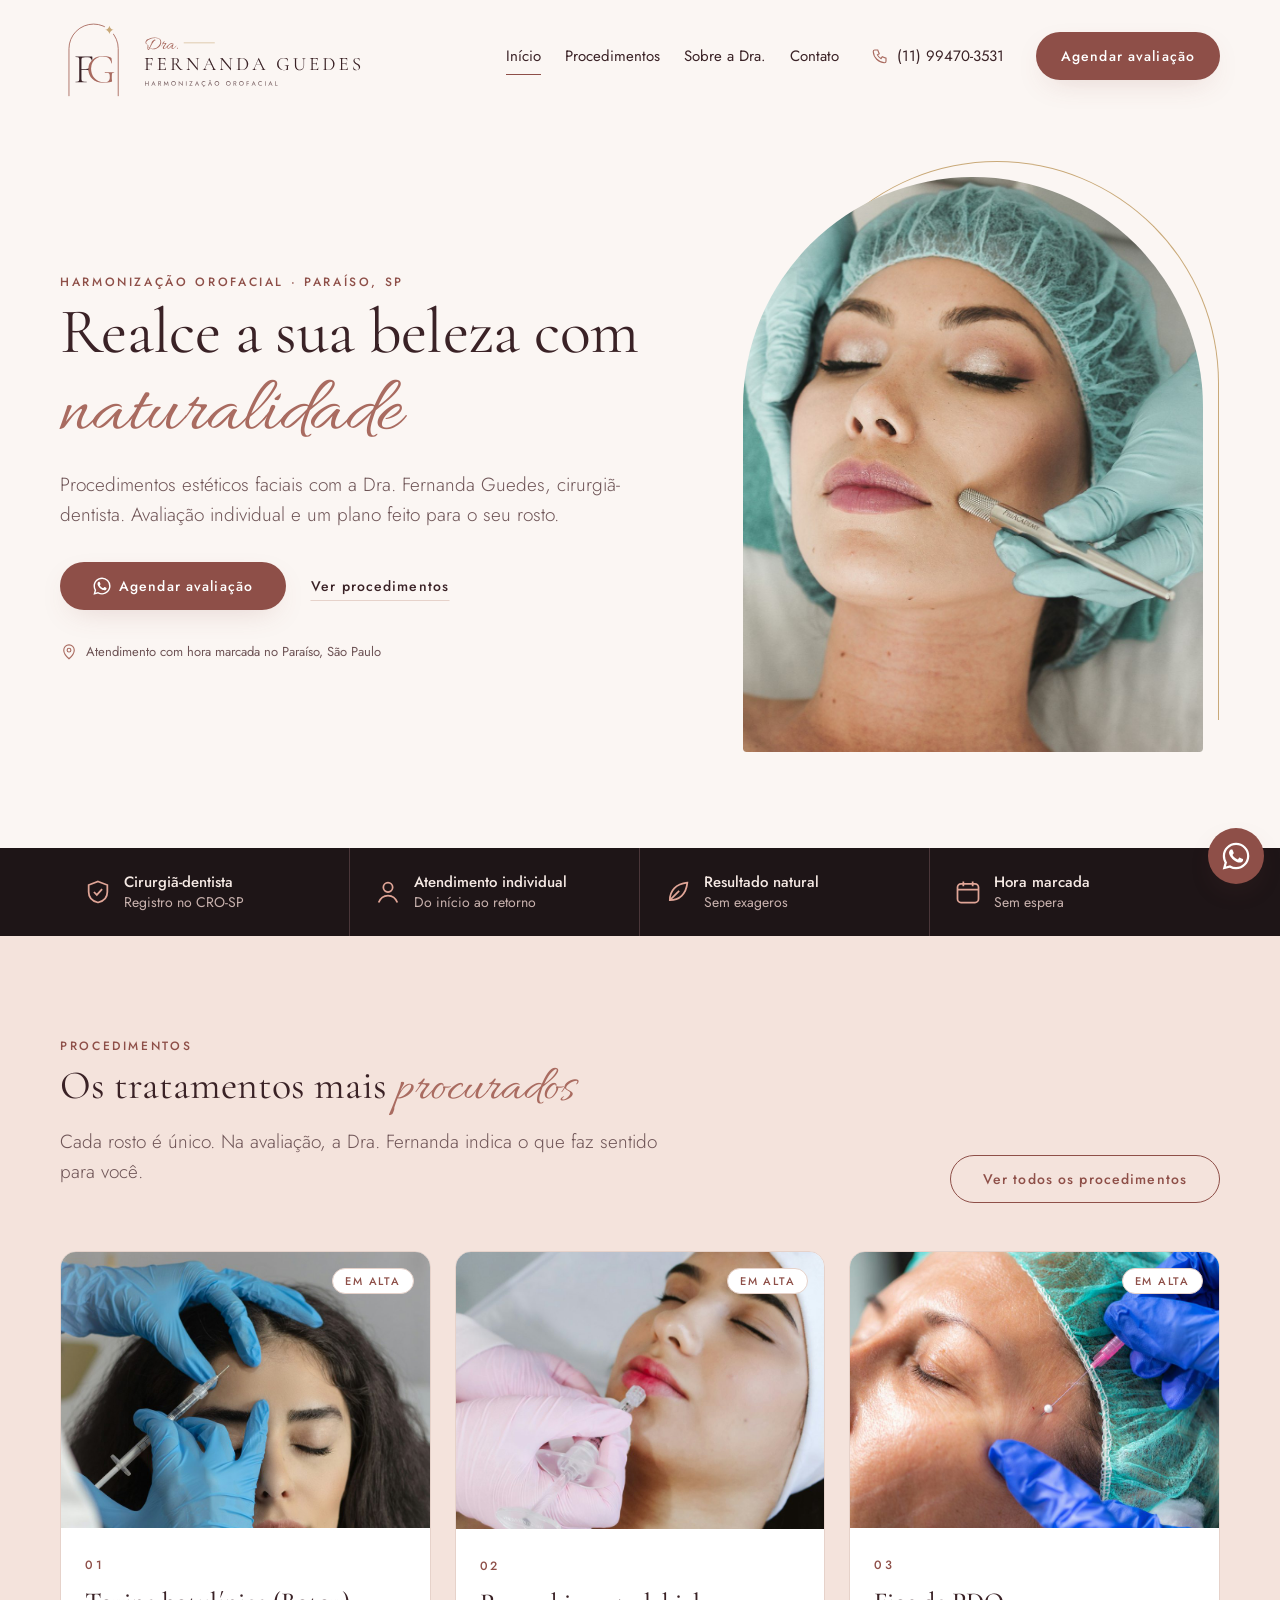
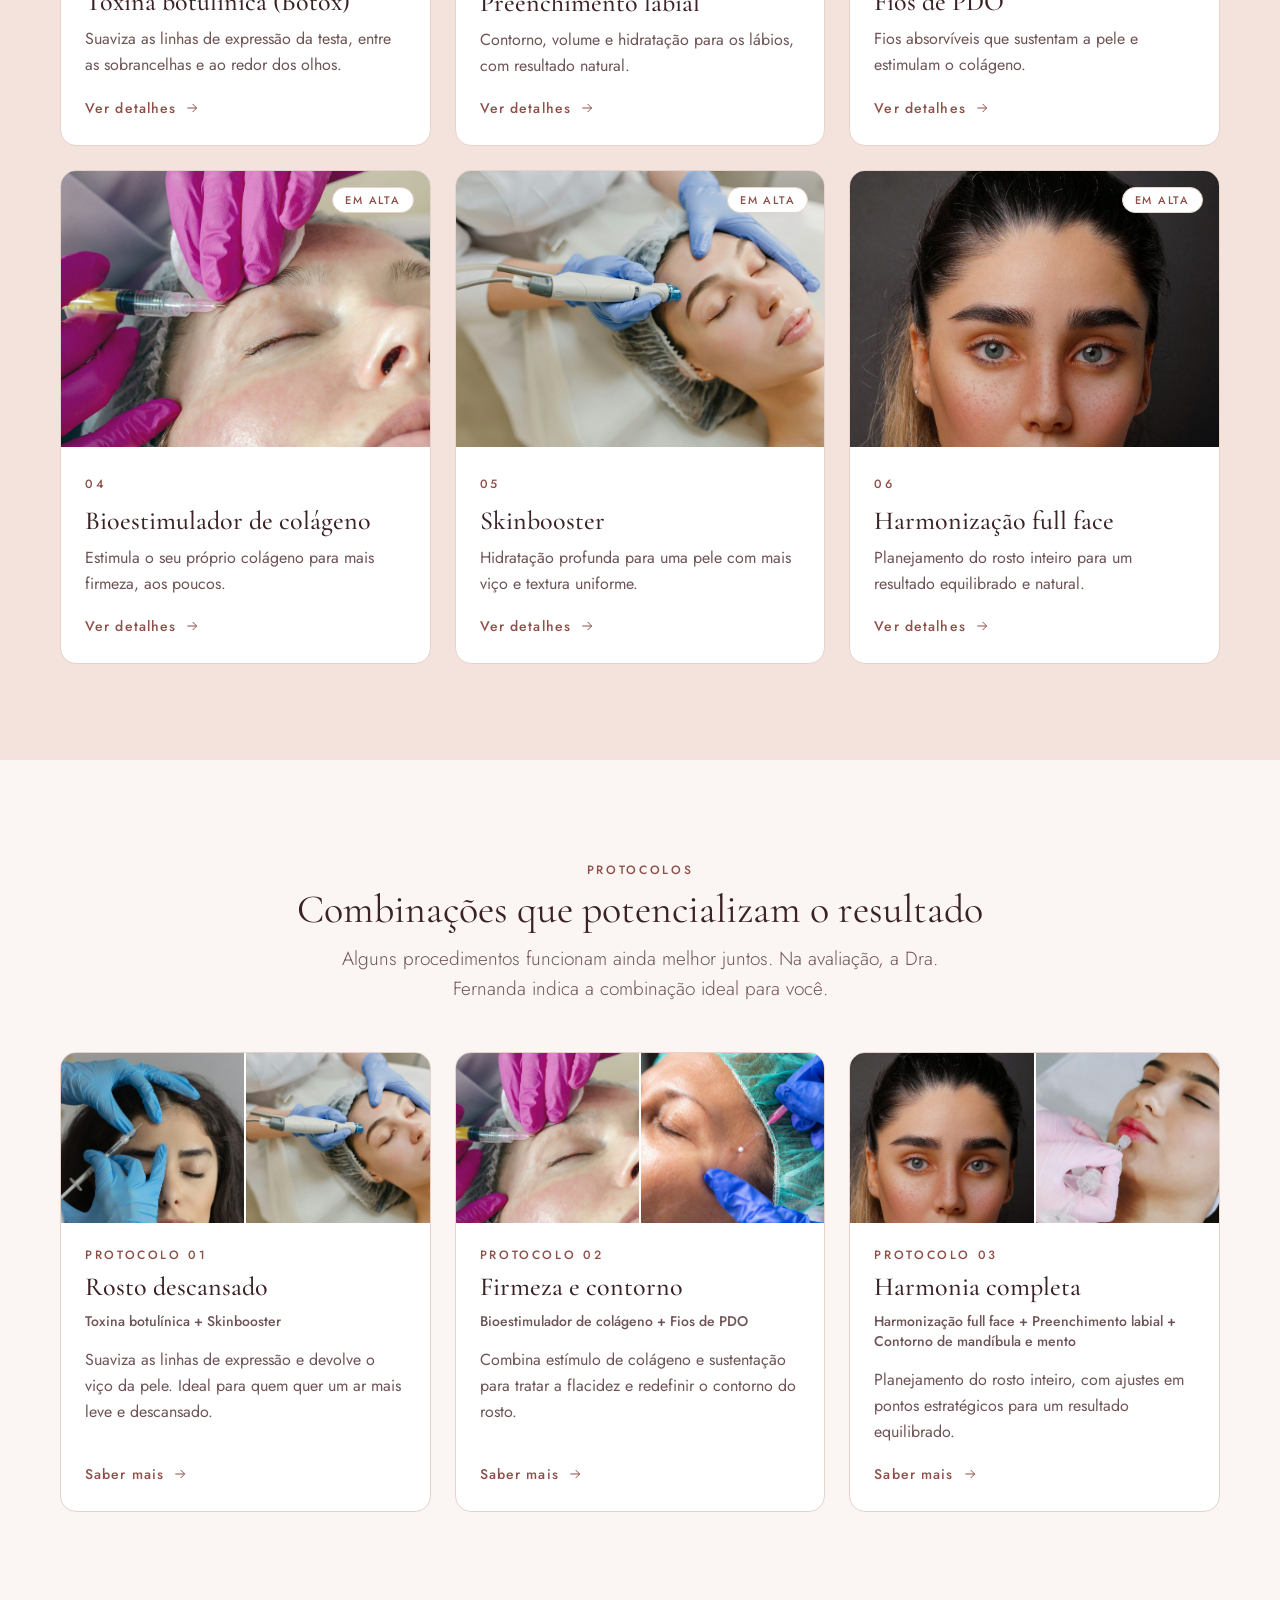
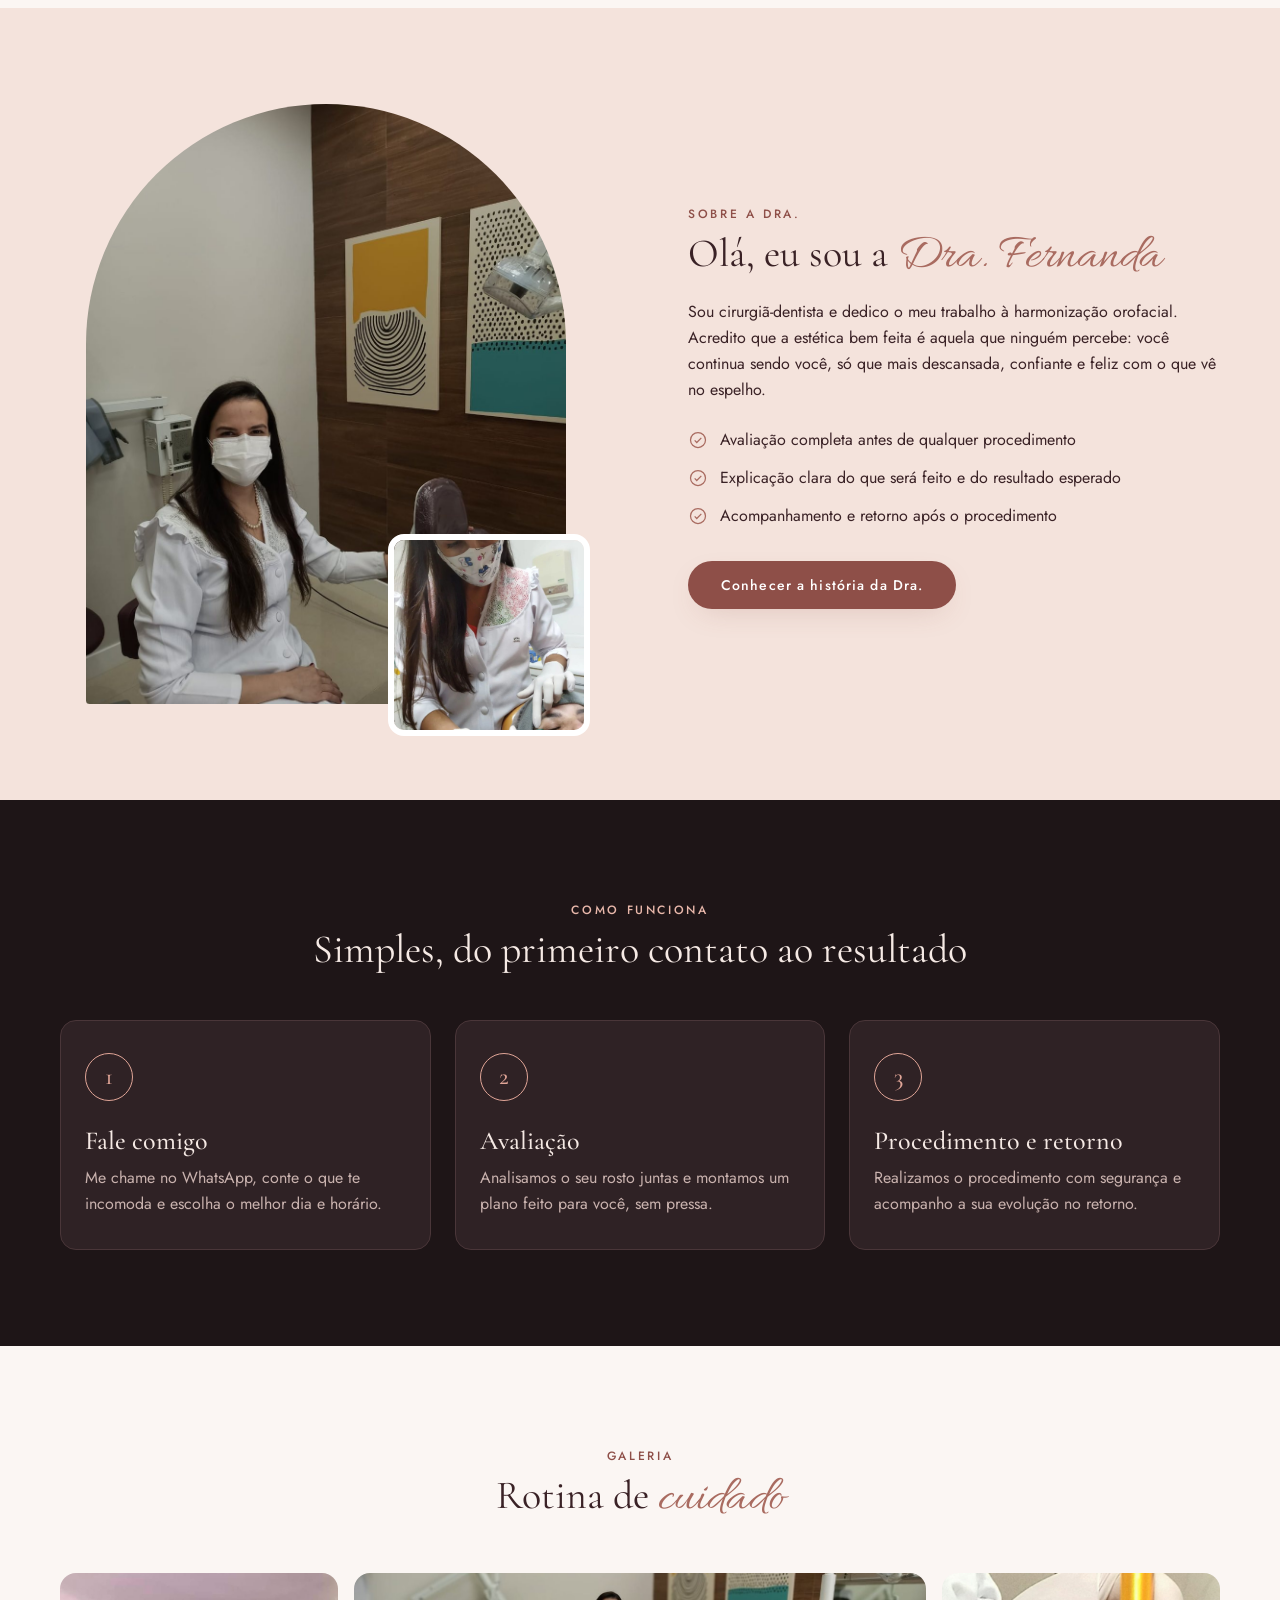
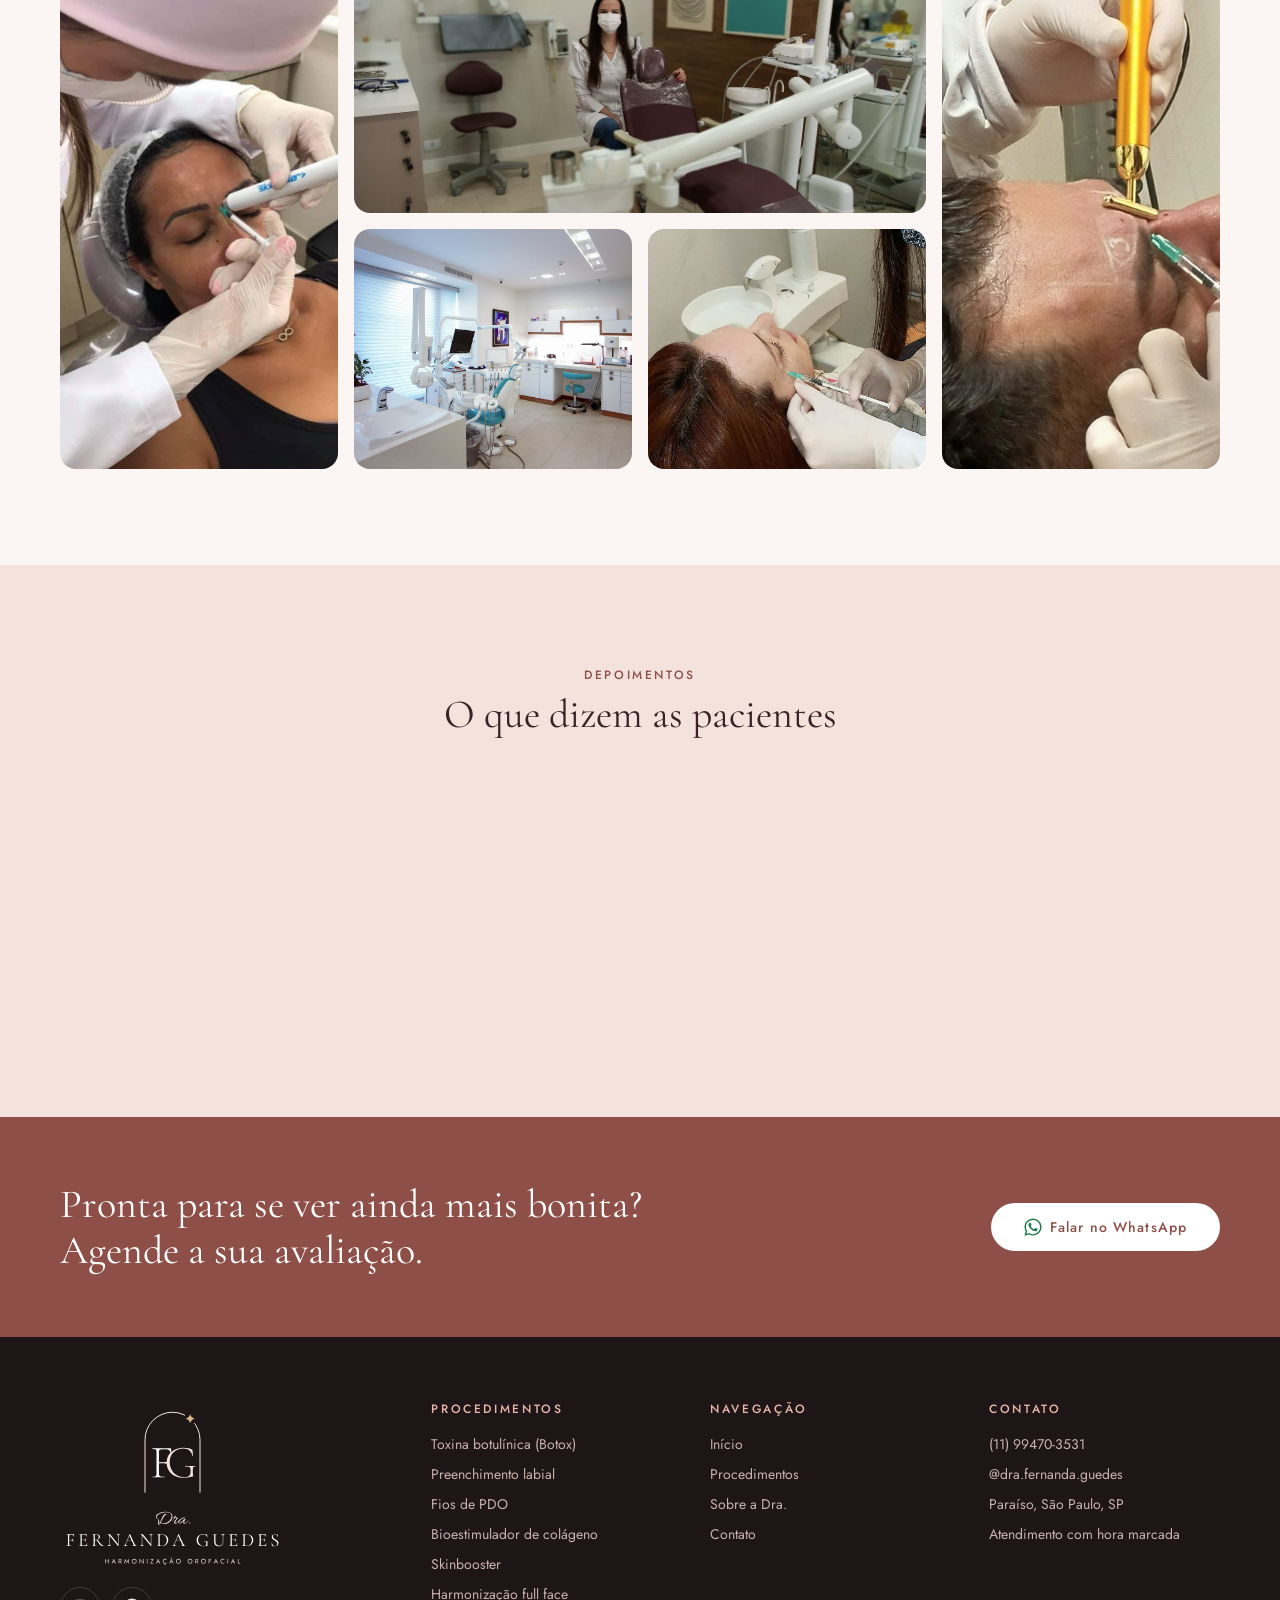
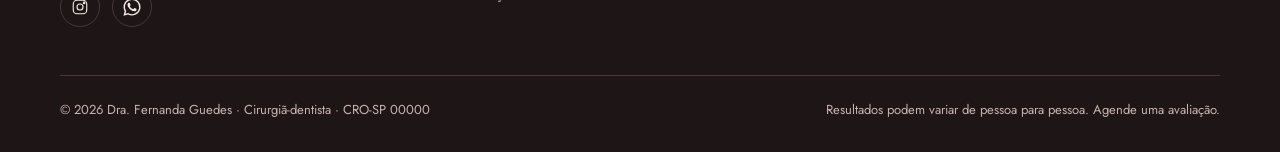
<file: index.html>
<!doctype html>
<html lang="pt-BR">
<head>
  <meta charset="utf-8">
  <meta name="viewport" content="width=device-width, initial-scale=1">
  <meta name="robots" content="noindex">
  <title>Dra. Fernanda Guedes | Harmonização Orofacial em São Paulo</title>
  <meta name="description" content="Harmonização orofacial, botox, preenchimento labial, fios de PDO e bioestimuladores com a Dra. Fernanda Guedes, no Paraíso, São Paulo.">
  <link rel="icon" href="design-system/logos/favicon.svg" type="image/svg+xml">
  <link rel="stylesheet" href="design-system/tokens.css">
  <link rel="stylesheet" href="style.css">
</head>
<body data-page="index">

<section class="hero">
  <div class="container hero-grid">
    <div class="hero-content">
      <span class="eyebrow">Harmonização orofacial · Paraíso, SP</span>
      <h1>Realce a sua beleza com <span class="script">naturalidade</span></h1>
      <p class="lead">Procedimentos estéticos faciais com a Dra. Fernanda Guedes, cirurgiã-dentista. Avaliação individual e um plano feito para o seu rosto.</p>
      <div class="btns">
        <a class="btn btn-primary" data-wa data-icon="wa">Agendar avaliação</a>
        <a class="btn btn-ghost" href="procedimentos.html">Ver procedimentos</a>
      </div>
      <p class="hero-note" data-icon="pin">Atendimento com hora marcada no Paraíso, São Paulo</p>
    </div>
    <div class="arch-photo">
      <img src="img/hero.jpg" alt="Paciente recebendo tratamento facial" fetchpriority="high">
    </div>
  </div>
</section>

<!-- CONFIRM: itens da faixa de confianca -->
<section class="trust" data-theme="dark">
  <div class="container trust-grid">
    <div class="trust-item" data-icon="shield"><span><strong>Cirurgiã-dentista</strong>Registro no CRO-SP</span></div>
    <div class="trust-item" data-icon="user"><span><strong>Atendimento individual</strong>Do início ao retorno</span></div>
    <div class="trust-item" data-icon="leaf"><span><strong>Resultado natural</strong>Sem exageros</span></div>
    <div class="trust-item" data-icon="cal"><span><strong>Hora marcada</strong>Sem espera</span></div>
  </div>
</section>

<section class="bg-blush">
  <div class="container">
    <div class="section-head split">
      <div>
        <span class="eyebrow">Procedimentos</span>
        <h2>Os tratamentos mais <span class="script">procurados</span></h2>
        <p class="lead">Cada rosto é único. Na avaliação, a Dra. Fernanda indica o que faz sentido para você.</p>
      </div>
      <a class="btn btn-outline" href="procedimentos.html">Ver todos os procedimentos</a>
    </div>
    <div class="cards" id="featured-services"></div>
  </div>
</section>

<section>
  <div class="container">
    <div class="section-head center">
      <span class="eyebrow">Protocolos</span>
      <h2>Combinações que potencializam o resultado</h2>
      <p class="lead">Alguns procedimentos funcionam ainda melhor juntos. Na avaliação, a Dra. Fernanda indica a combinação ideal para você.</p>
    </div>
    <div class="protocols" id="protocols"></div>
  </div>
</section>

<section class="bg-blush">
  <div class="container split-grid">
    <div class="photo-stack reveal">
      <img class="main" src="img/dra-retrato.jpg" alt="Dra. Fernanda Guedes no consultório" loading="lazy">
      <img class="float" src="img/dra-atendendo.jpg" alt="Dra. Fernanda realizando um procedimento" loading="lazy">
    </div>
    <div class="reveal d1">
      <span class="eyebrow">Sobre a Dra.</span>
      <h2>Olá, eu sou a <span class="script">Dra. Fernanda</span></h2>
      <!-- CONFIRM: texto provisorio, substituir pelo texto enviado pela Dra. Fernanda -->
      <p>Sou cirurgiã-dentista e dedico o meu trabalho à harmonização orofacial. Acredito que a estética bem feita é aquela que ninguém percebe: você continua sendo você, só que mais descansada, confiante e feliz com o que vê no espelho.</p>
      <ul class="checks">
        <li data-icon="check"><span>Avaliação completa antes de qualquer procedimento</span></li>
        <li data-icon="check"><span>Explicação clara do que será feito e do resultado esperado</span></li>
        <li data-icon="check"><span>Acompanhamento e retorno após o procedimento</span></li>
      </ul>
      <a class="btn btn-primary" href="sobre.html">Conhecer a história da Dra.</a>
    </div>
  </div>
</section>

<section class="bg-ink" data-theme="dark">
  <div class="container">
    <div class="section-head center">
      <span class="eyebrow">Como funciona</span>
      <h2>Simples, do primeiro contato ao resultado</h2>
    </div>
    <div class="steps">
      <div class="step reveal d1"><div class="step-n">1</div><h3>Fale comigo</h3><p>Me chame no WhatsApp, conte o que te incomoda e escolha o melhor dia e horário.</p></div>
      <div class="step reveal d2"><div class="step-n">2</div><h3>Avaliação</h3><p>Analisamos o seu rosto juntas e montamos um plano feito para você, sem pressa.</p></div>
      <div class="step reveal d3"><div class="step-n">3</div><h3>Procedimento e retorno</h3><p>Realizamos o procedimento com segurança e acompanho a sua evolução no retorno.</p></div>
    </div>
  </div>
</section>

<section>
  <div class="container">
    <div class="section-head center">
      <span class="eyebrow">Galeria</span>
      <h2>Rotina de <span class="script">cuidado</span></h2>
    </div>
    <!-- CONFIRM: confirmar autorizacao das pacientes que aparecem nas fotos -->
    <div class="gallery reveal">
      <figure class="tall"><img src="img/atendimento-2.jpg" alt="Procedimento facial em atendimento" loading="lazy"></figure>
      <figure class="wide"><img src="img/dra-consultorio.jpg" alt="Dra. Fernanda no consultório" loading="lazy"></figure>
      <figure class="tall"><img src="img/atendimento-1.jpg" alt="Aplicação na região da testa" loading="lazy"></figure>
      <figure><img src="img/consultorio-1.jpg" alt="Consultório moderno" loading="lazy"></figure>
      <figure><img src="img/atendimento-3.jpg" alt="Aplicação na região dos olhos" loading="lazy"></figure>
    </div>
  </div>
</section>

<section class="bg-blush">
  <div class="container">
    <div class="section-head center">
      <span class="eyebrow">Depoimentos</span>
      <h2>O que dizem as pacientes</h2>
    </div>
    <div class="quotes">
      <!-- SAMPLE: replace com depoimentos reais e autorizados -->
      <div class="quote reveal d1"><div class="quote-mark">“</div><p>Fiz o preenchimento labial e amei. Ficou natural, do jeitinho que eu queria. A Dra. explicou tudo com muita calma.</p><div class="quote-who">Paciente A.<span>Preenchimento labial</span></div></div>
      <!-- SAMPLE: replace com depoimentos reais e autorizados -->
      <div class="quote reveal d2"><div class="quote-mark">“</div><p>Atendimento super cuidadoso. Me senti segura do começo ao fim e o resultado do botox ficou leve.</p><div class="quote-who">Paciente B.<span>Toxina botulínica</span></div></div>
      <!-- SAMPLE: replace com depoimentos reais e autorizados -->
      <div class="quote reveal d3"><div class="quote-mark">“</div><p>Fiz o bioestimulador e minha pele está muito mais firme. Recomendo a Dra. Fernanda para todas as amigas.</p><div class="quote-who">Paciente C.<span>Bioestimulador de colágeno</span></div></div>
    </div>
  </div>
</section>

<section class="cta-band">
  <div class="container">
    <h2>Pronta para se ver ainda mais bonita? Agende a sua avaliação.</h2>
    <a class="btn btn-light" data-wa data-icon="wa">Falar no WhatsApp</a>
  </div>
</section>

<script src="app.js"></script>
</body>
</html>
</file>
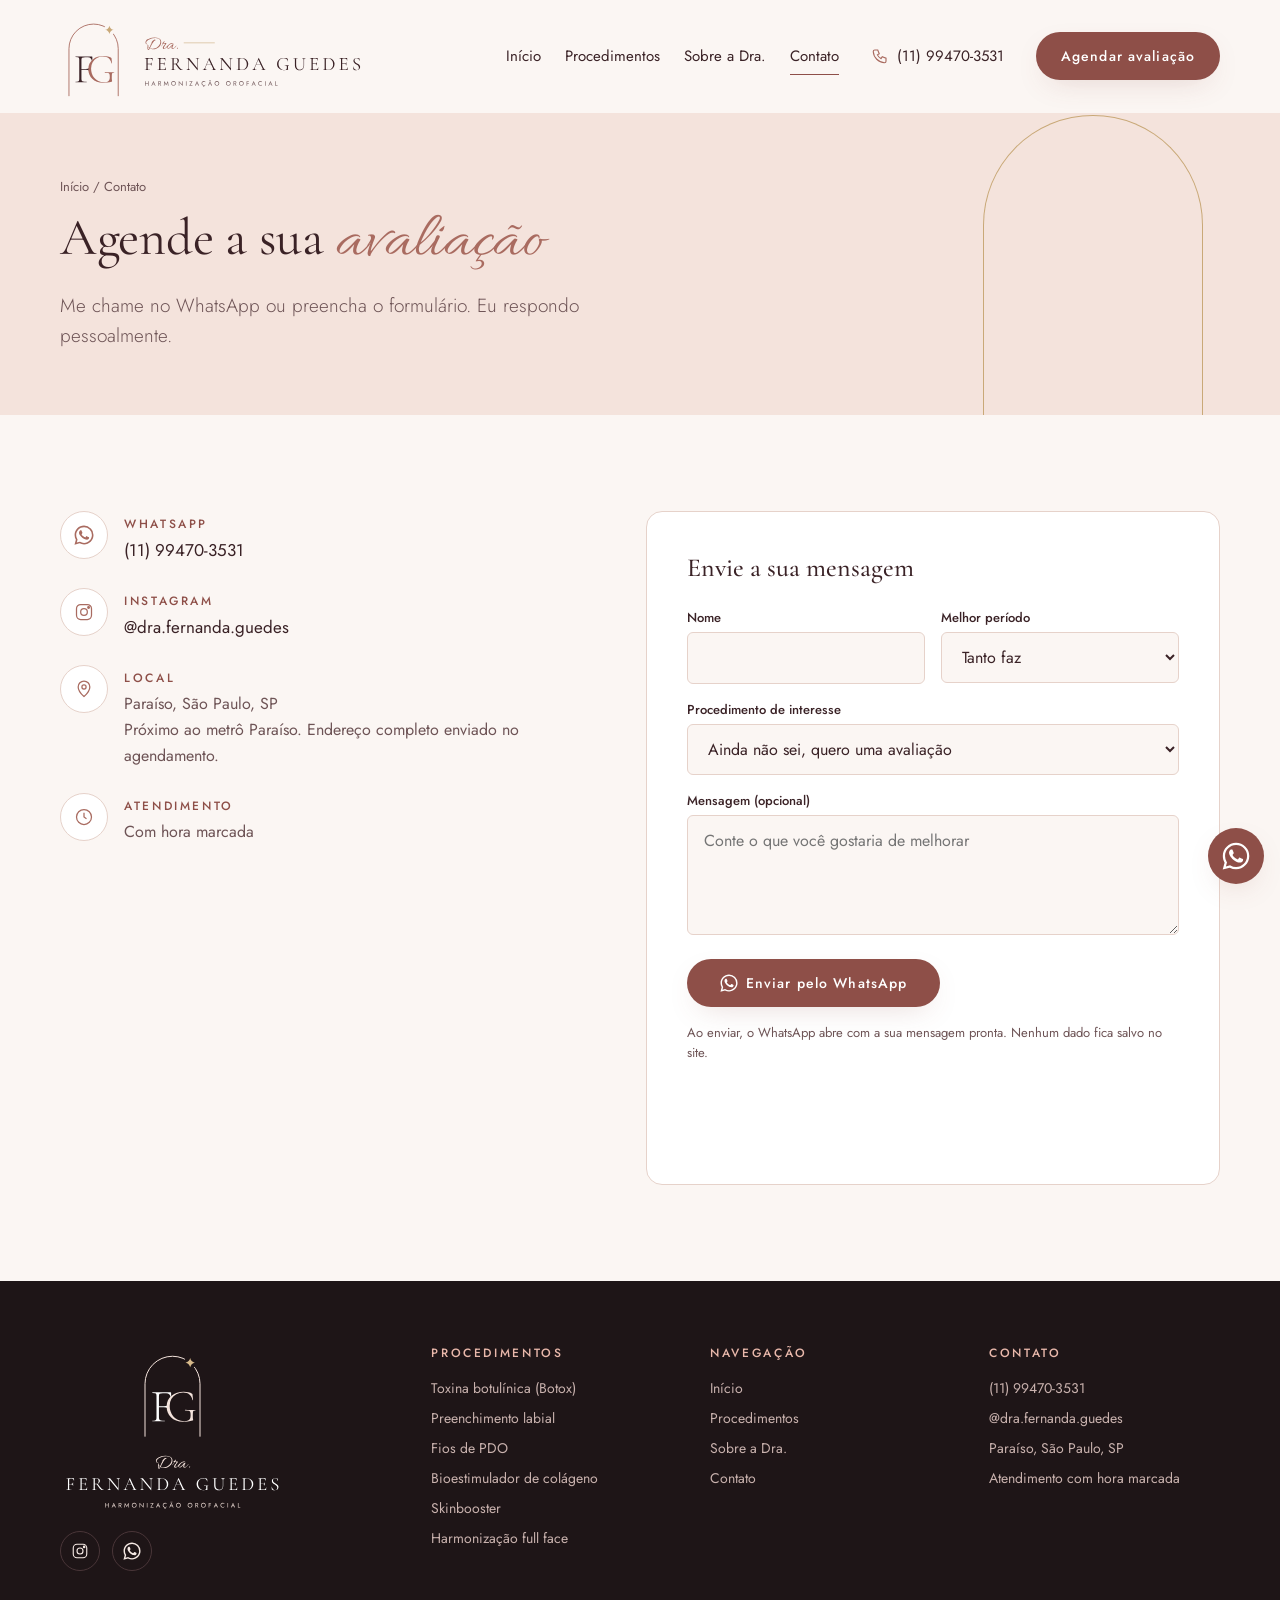
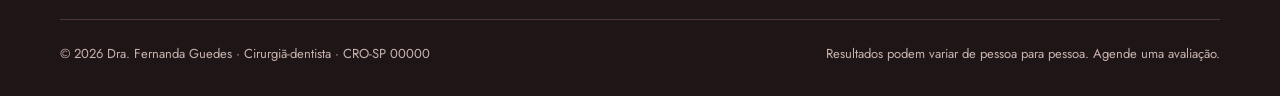
<file: contato.html>
<!doctype html>
<html lang="pt-BR">
<head>
  <meta charset="utf-8">
  <meta name="viewport" content="width=device-width, initial-scale=1">
  <meta name="robots" content="noindex">
  <title>Contato | Dra. Fernanda Guedes</title>
  <meta name="description" content="Agende sua avaliação com a Dra. Fernanda Guedes pelo WhatsApp (11) 99470-3531. Atendimento no Paraíso, São Paulo.">
  <link rel="icon" href="design-system/logos/favicon.svg" type="image/svg+xml">
  <link rel="stylesheet" href="design-system/tokens.css">
  <link rel="stylesheet" href="style.css">
</head>
<body data-page="contato">

<section class="page-hero">
  <div class="container">
    <p class="crumbs"><a href="index.html">Início</a> / Contato</p>
    <h1 class="words">Agende a sua <span class="script">avaliação</span></h1>
    <p class="lead">Me chame no WhatsApp ou preencha o formulário. Eu respondo pessoalmente.</p>
  </div>
</section>

<section>
  <div class="container contact-grid">
    <div class="reveal">
      <ul class="info-list">
        <li><span class="info-icon" data-icon="wa"></span><span><strong>WhatsApp</strong><a data-wa>(11) 99470-3531</a></span></li>
        <li><span class="info-icon" data-icon="ig"></span><span><strong>Instagram</strong><a href="https://instagram.com/dra.fernanda.guedes" target="_blank" rel="noopener">@dra.fernanda.guedes</a></span></li>
        <!-- CONFIRM: endereco exato da sala alugada -->
        <li><span class="info-icon" data-icon="pin"></span><span><strong>Local</strong>Paraíso, São Paulo, SP<br>Próximo ao metrô Paraíso. Endereço completo enviado no agendamento.</span></li>
        <!-- CONFIRM: dias e horarios de atendimento -->
        <li><span class="info-icon" data-icon="clock"></span><span><strong>Atendimento</strong>Com hora marcada</span></li>
      </ul>
      <iframe class="map" title="Mapa da região do Paraíso, São Paulo" loading="lazy" referrerpolicy="no-referrer-when-downgrade"
        src="https://www.google.com/maps?q=Esta%C3%A7%C3%A3o+Para%C3%ADso+Metr%C3%B4+S%C3%A3o+Paulo&z=15&output=embed"></iframe>
    </div>

    <form class="form reveal d1" id="form-contato">
      <h3>Envie a sua mensagem</h3>
      <div class="form-row two">
        <div><label for="f-nome">Nome</label><input id="f-nome" name="nome" required autocomplete="name"></div>
        <div><label for="f-periodo">Melhor período</label>
          <select id="f-periodo" name="periodo"><option value="">Tanto faz</option><option>Manhã</option><option>Tarde</option><option>Noite</option></select>
        </div>
      </div>
      <div class="form-row">
        <div><label for="f-proc">Procedimento de interesse</label>
          <select id="f-proc" name="proc"><option value="">Ainda não sei, quero uma avaliação</option></select>
        </div>
      </div>
      <div class="form-row">
        <div><label for="f-msg">Mensagem (opcional)</label><textarea id="f-msg" name="msg" placeholder="Conte o que você gostaria de melhorar"></textarea></div>
      </div>
      <button class="btn btn-primary" type="submit" data-icon="wa">Enviar pelo WhatsApp</button>
      <small>Ao enviar, o WhatsApp abre com a sua mensagem pronta. Nenhum dado fica salvo no site.</small>
    </form>
  </div>
</section>

<script src="app.js"></script>
</body>
</html>
</file>
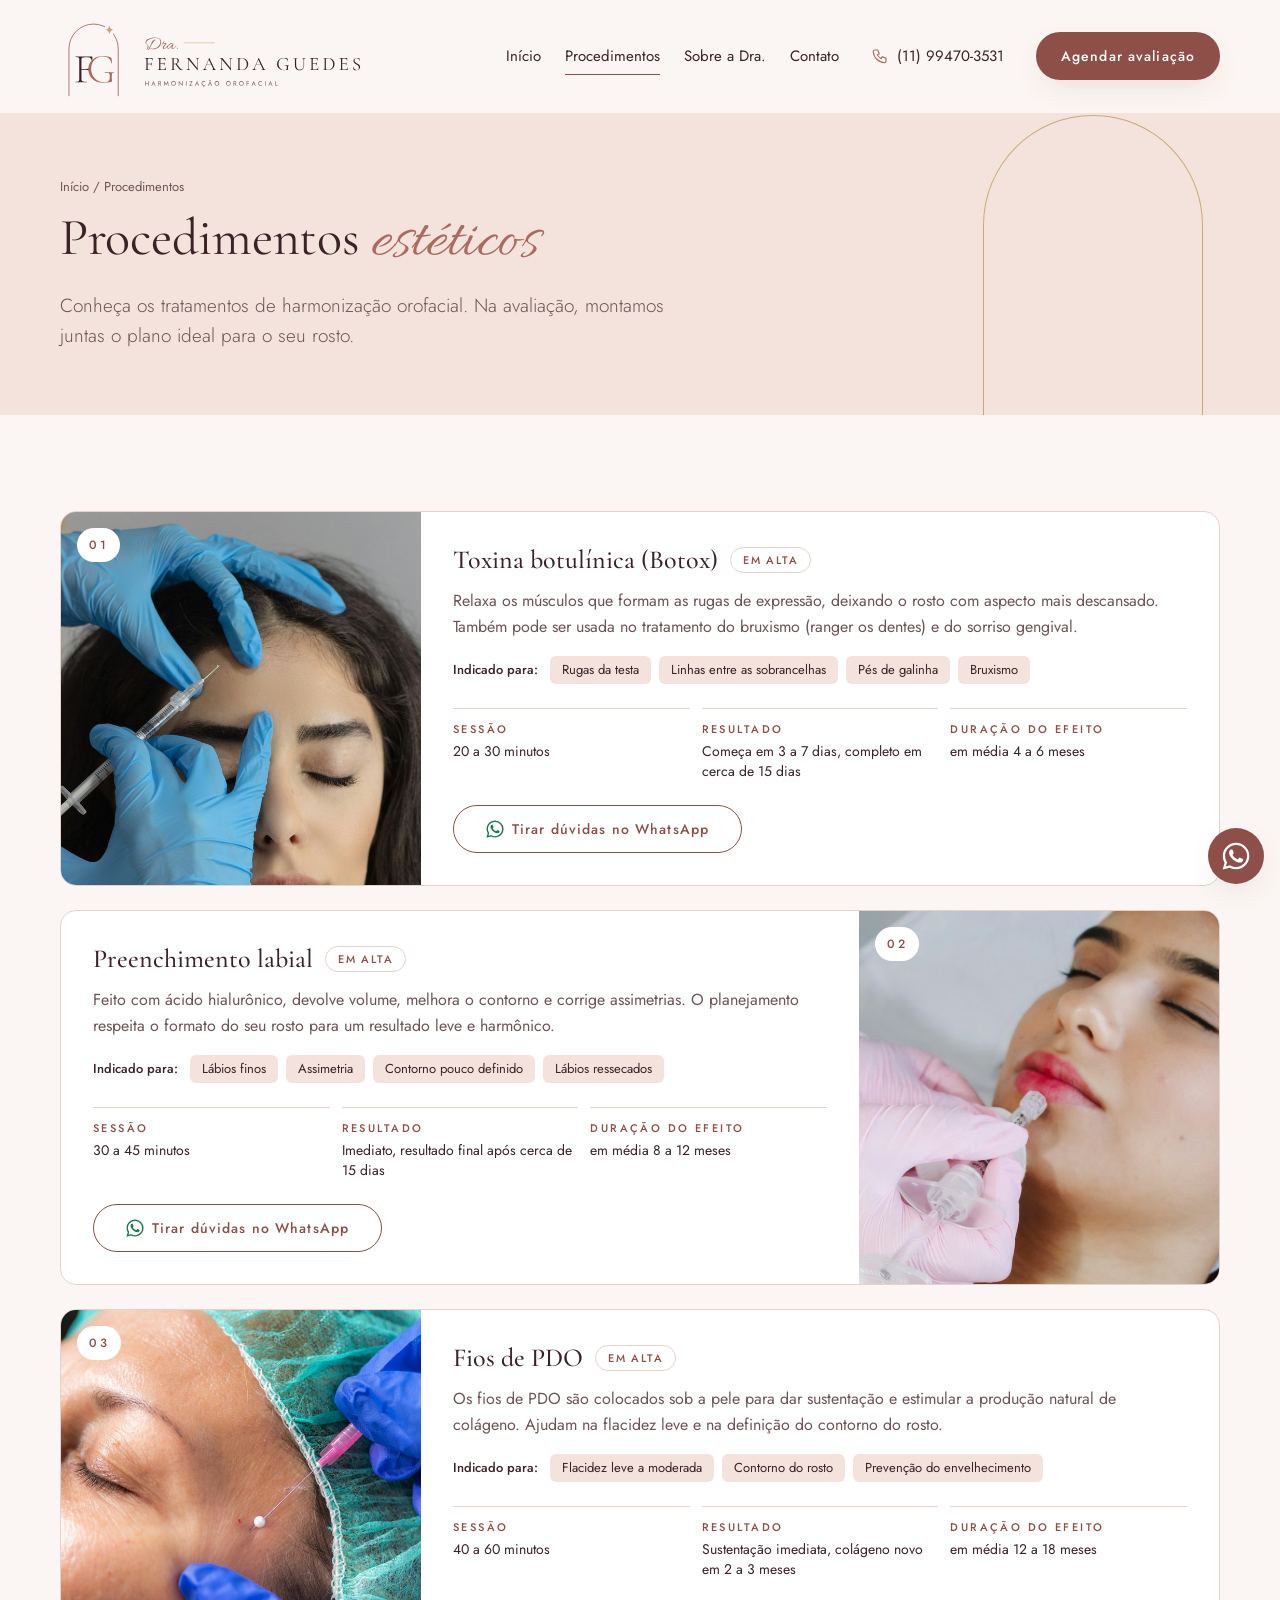
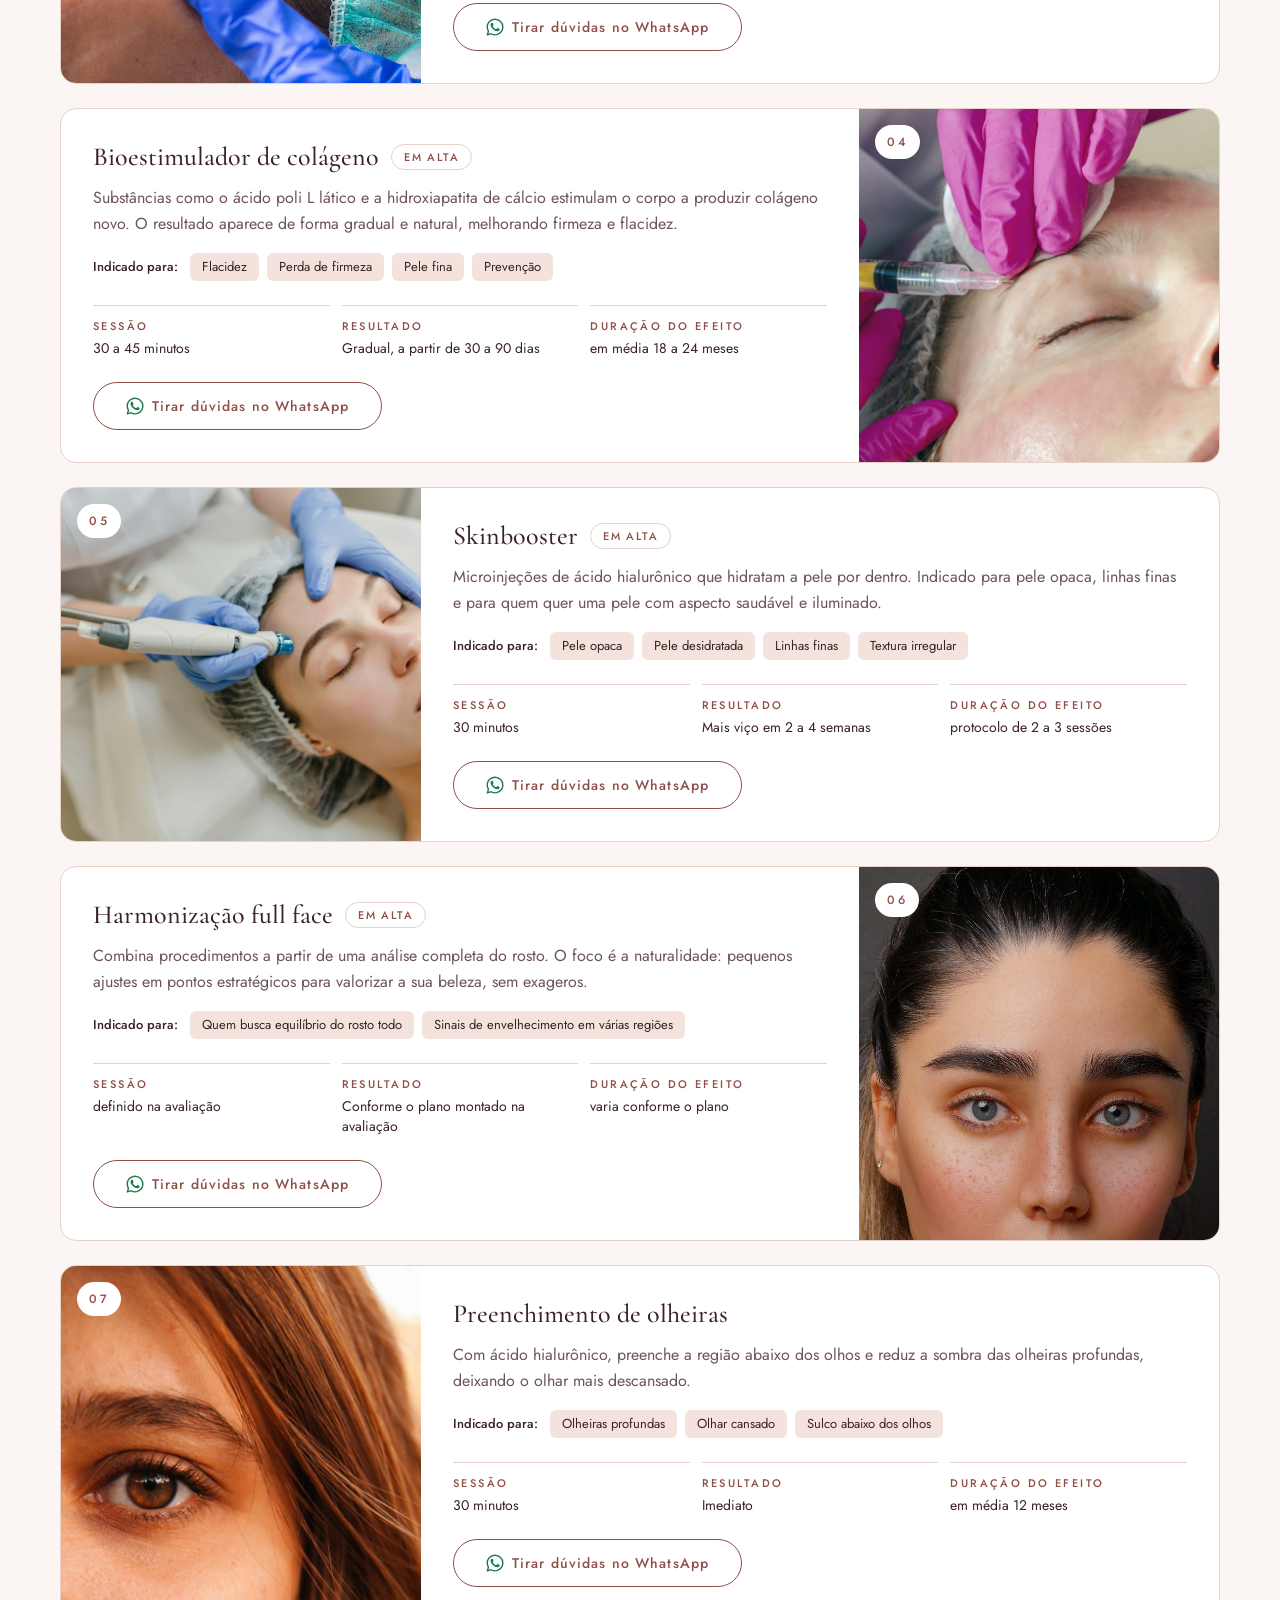
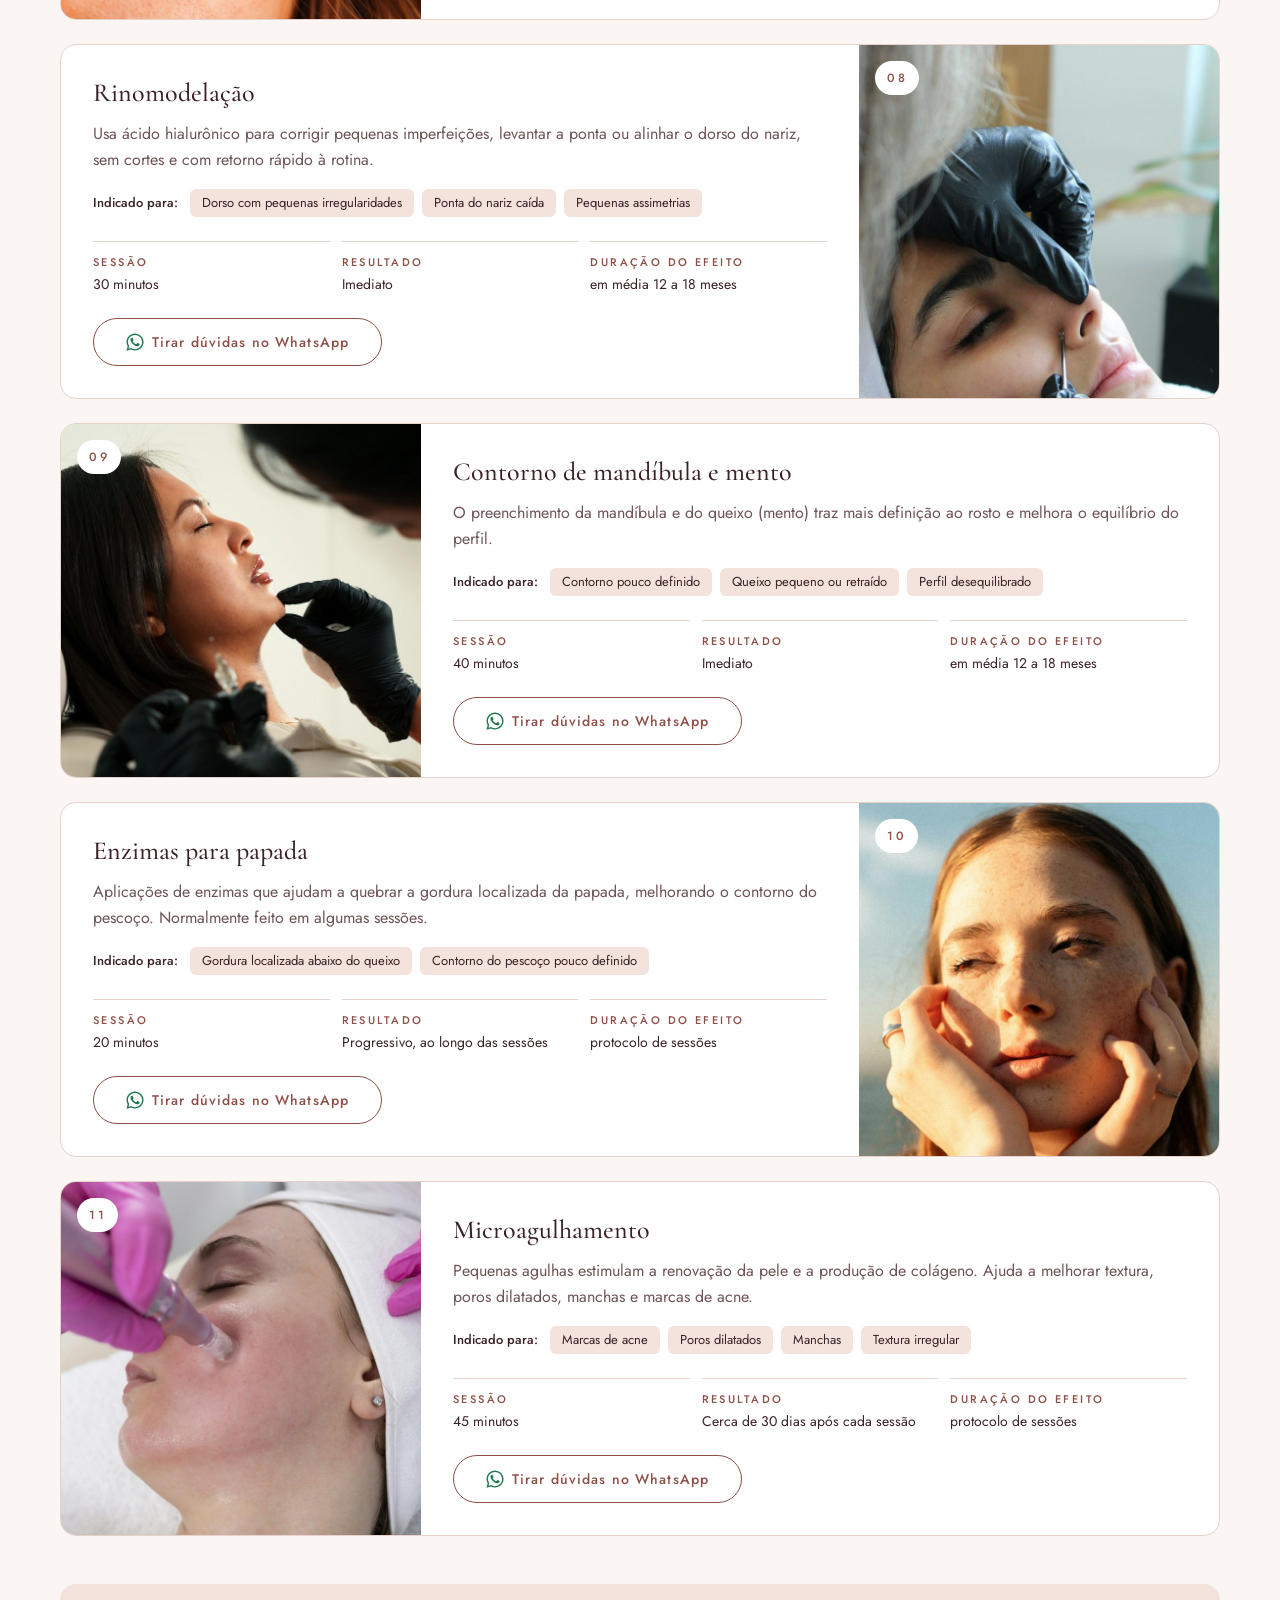
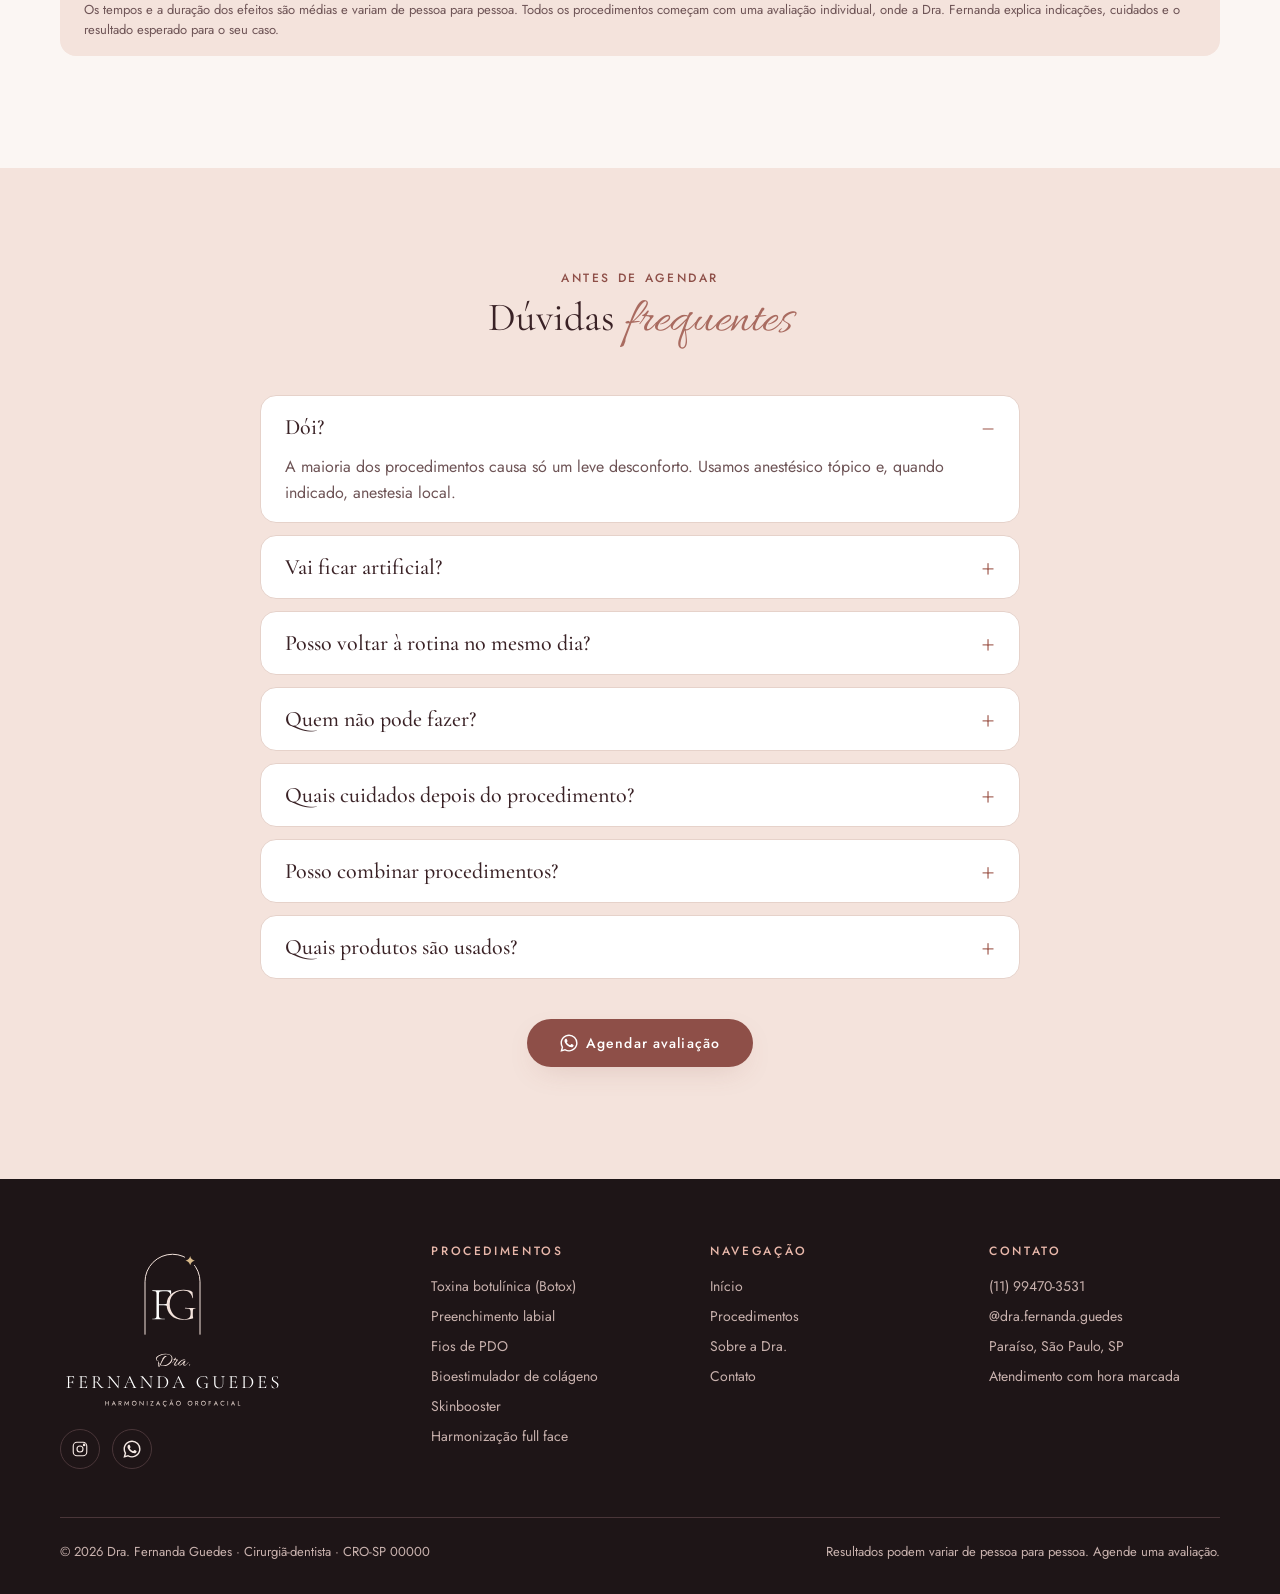
<file: procedimentos.html>
<!doctype html>
<html lang="pt-BR">
<head>
  <meta charset="utf-8">
  <meta name="viewport" content="width=device-width, initial-scale=1">
  <meta name="robots" content="noindex">
  <title>Procedimentos | Dra. Fernanda Guedes</title>
  <meta name="description" content="Botox, preenchimento labial, fios de PDO, bioestimulador de colágeno, skinbooster e harmonização full face no Paraíso, São Paulo.">
  <link rel="icon" href="design-system/logos/favicon.svg" type="image/svg+xml">
  <link rel="stylesheet" href="design-system/tokens.css">
  <link rel="stylesheet" href="style.css">
</head>
<body data-page="procedimentos">

<section class="page-hero">
  <div class="container">
    <p class="crumbs"><a href="index.html">Início</a> / Procedimentos</p>
    <h1 class="words">Procedimentos <span class="script">estéticos</span></h1>
    <p class="lead">Conheça os tratamentos de harmonização orofacial. Na avaliação, montamos juntas o plano ideal para o seu rosto.</p>
  </div>
</section>

<section>
  <div class="container">
    <div class="proc-list" id="all-services"></div>
    <!-- CONFIRM: tempos e duracoes sao medias de mercado, revisar com a Dra. Fernanda -->
    <p class="note">Os tempos e a duração dos efeitos são médias e variam de pessoa para pessoa. Todos os procedimentos começam com uma avaliação individual, onde a Dra. Fernanda explica indicações, cuidados e o resultado esperado para o seu caso.</p>
  </div>
</section>

<section class="bg-blush">
  <div class="container">
    <div class="section-head center">
      <span class="eyebrow">Antes de agendar</span>
      <h2>Dúvidas <span class="script">frequentes</span></h2>
    </div>
    <!-- CONFIRM: respostas provisorias, revisar com a Dra. Fernanda -->
    <div class="faq reveal">
      <details open><summary>Dói?</summary><p>A maioria dos procedimentos causa só um leve desconforto. Usamos anestésico tópico e, quando indicado, anestesia local.</p></details>
      <details><summary>Vai ficar artificial?</summary><p>O foco é a naturalidade. O plano respeita os traços do seu rosto e as doses são definidas com cuidado, sempre com você participando das decisões.</p></details>
      <details><summary>Posso voltar à rotina no mesmo dia?</summary><p>Na maioria dos casos, sim. Pode haver um pouco de inchaço ou pequenos roxos nos primeiros dias. Você recebe todas as orientações de cuidado por escrito.</p></details>
      <details><summary>Quem não pode fazer?</summary><p>Gestantes, lactantes, pessoas com infecção ou inflamação ativa na região e alguns casos de doenças autoimunes ou alergias precisam de atenção especial. Por isso toda a história de saúde é avaliada antes.</p></details>
      <details><summary>Quais cuidados depois do procedimento?</summary><p>Em geral: evitar deitar nas primeiras horas após a toxina, evitar exercícios intensos, sol forte e calor excessivo nas primeiras 24 a 48 horas, e não massagear a região sem orientação.</p></details>
      <details><summary>Posso combinar procedimentos?</summary><p>Sim. Muitas vezes a combinação traz um resultado mais completo e natural. A Dra. Fernanda monta o plano e a ordem ideal na avaliação.</p></details>
      <details><summary>Quais produtos são usados?</summary><p>Somente produtos de procedência, de laboratórios reconhecidos e registrados na Anvisa. Você pode ver a embalagem e o lote do produto usado.</p></details>
    </div>
    <p class="center" style="margin-top:40px"><a class="btn btn-primary" data-wa data-icon="wa">Agendar avaliação</a></p>
  </div>
</section>

<script src="app.js"></script>
</body>
</html>
</file>
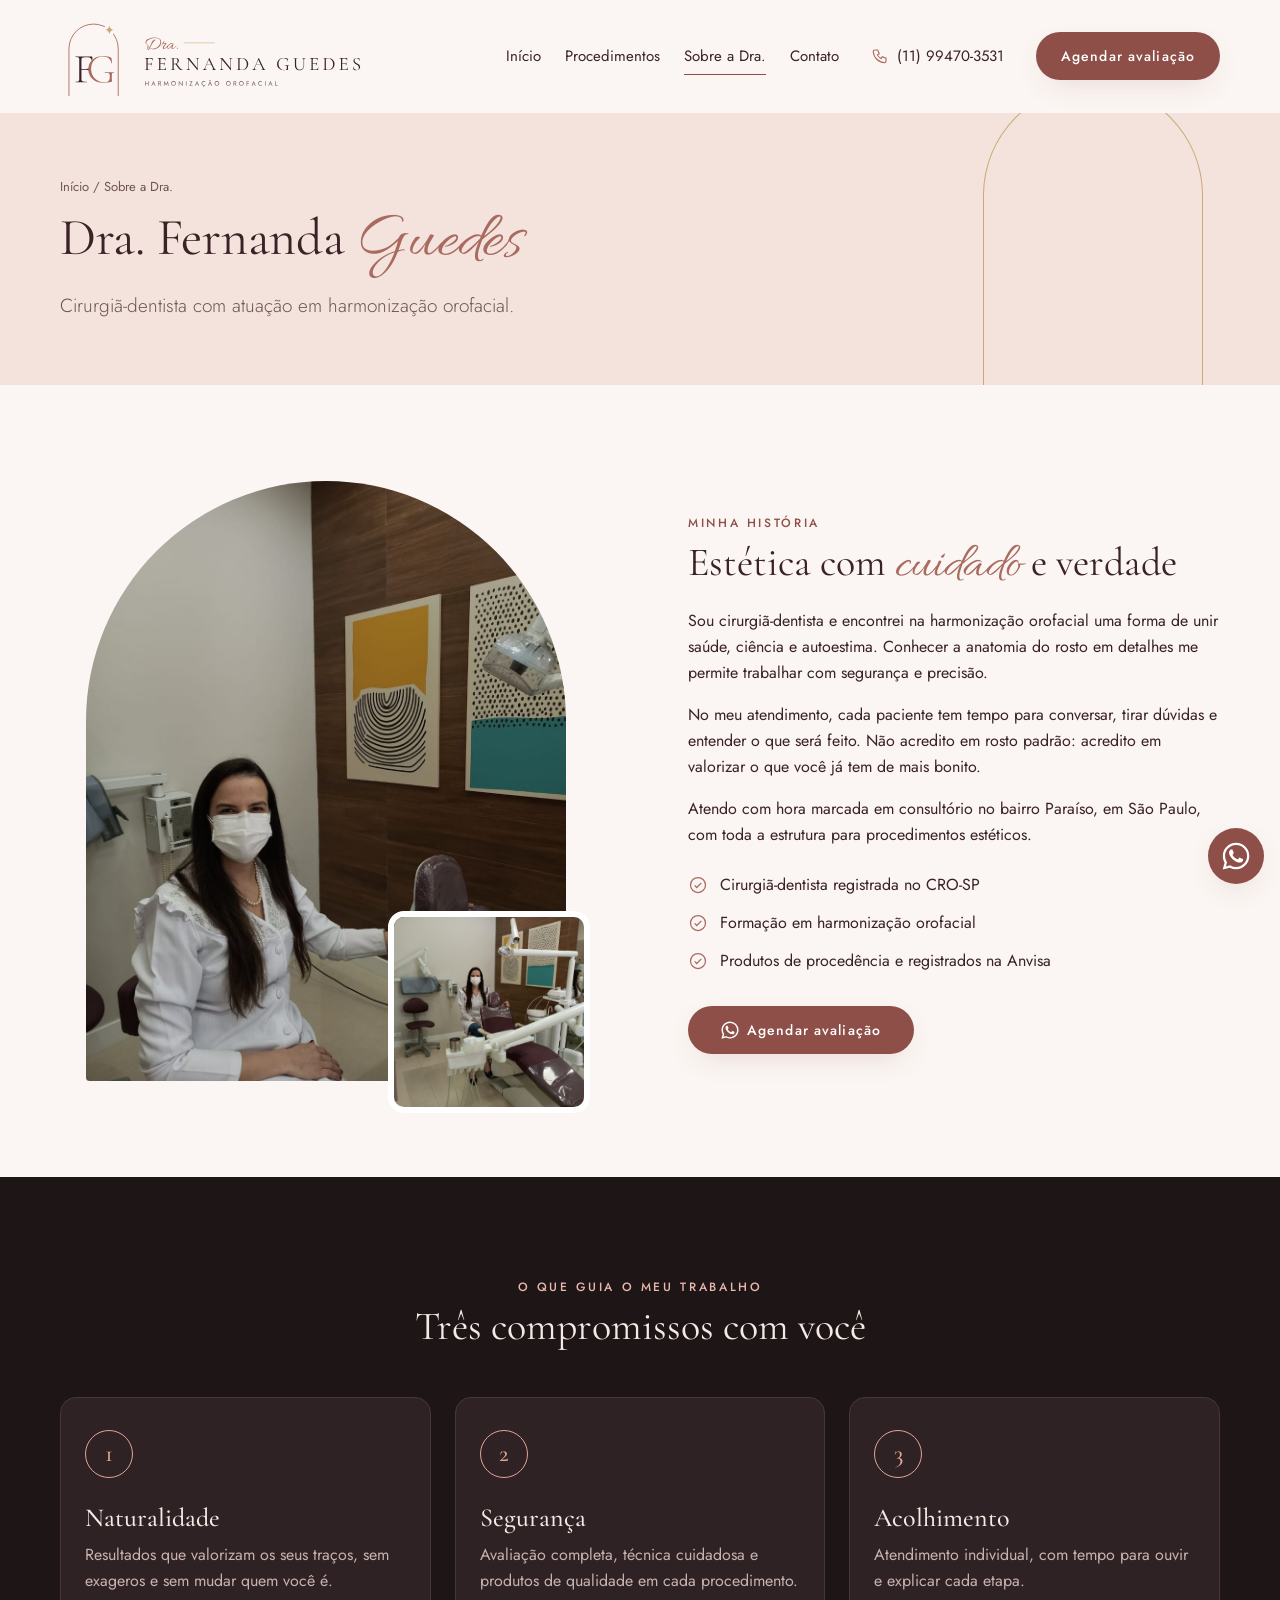
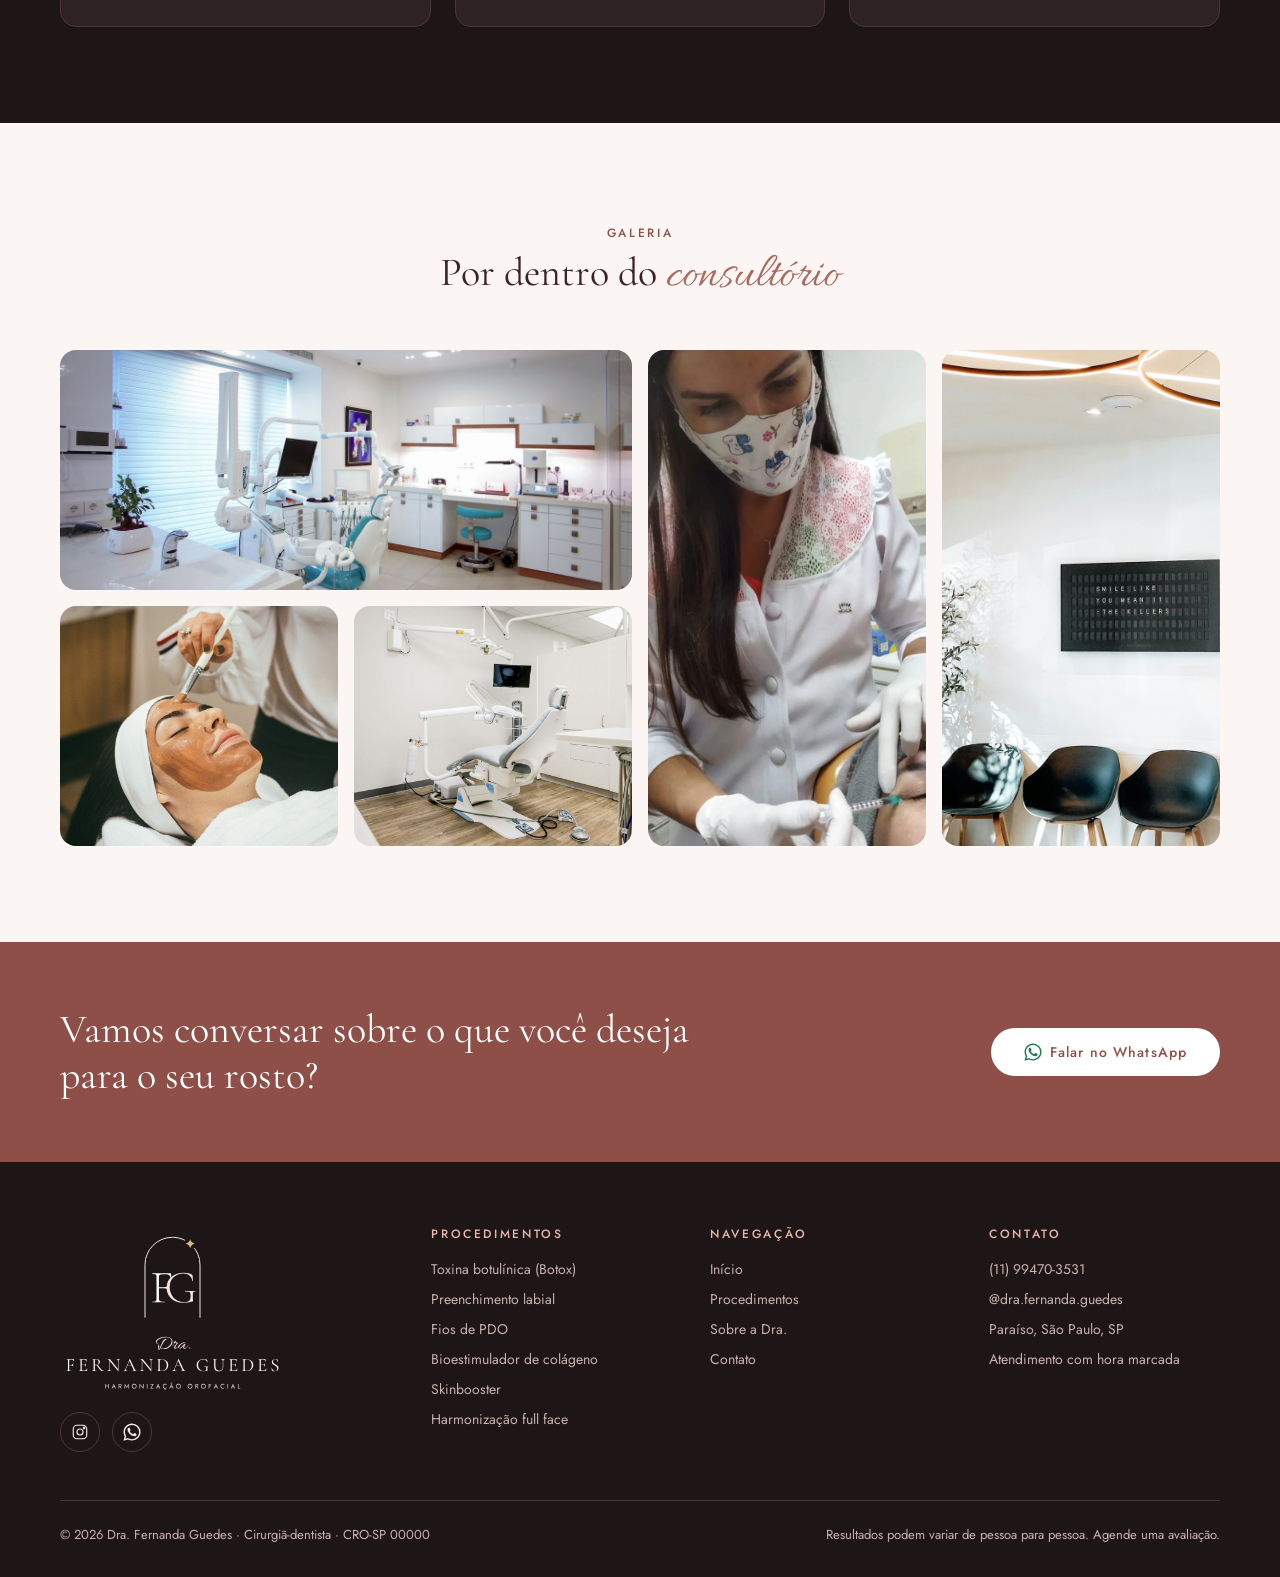
<file: sobre.html>
<!doctype html>
<html lang="pt-BR">
<head>
  <meta charset="utf-8">
  <meta name="viewport" content="width=device-width, initial-scale=1">
  <meta name="robots" content="noindex">
  <title>Sobre a Dra. Fernanda Guedes</title>
  <meta name="description" content="Conheça a Dra. Fernanda Guedes, cirurgiã-dentista com atuação em harmonização orofacial em São Paulo.">
  <link rel="icon" href="design-system/logos/favicon.svg" type="image/svg+xml">
  <link rel="stylesheet" href="design-system/tokens.css">
  <link rel="stylesheet" href="style.css">
</head>
<body data-page="sobre">

<section class="page-hero">
  <div class="container">
    <p class="crumbs"><a href="index.html">Início</a> / Sobre a Dra.</p>
    <h1 class="words">Dra. Fernanda <span class="script">Guedes</span></h1>
    <p class="lead">Cirurgiã-dentista com atuação em harmonização orofacial.</p>
  </div>
</section>

<section>
  <div class="container split-grid">
    <div class="photo-stack reveal">
      <img class="main" src="img/dra-retrato.jpg" alt="Dra. Fernanda Guedes" loading="lazy">
      <img class="float" src="img/dra-consultorio.jpg" alt="Dra. Fernanda no consultório" loading="lazy">
    </div>
    <div class="reveal d1">
      <span class="eyebrow">Minha história</span>
      <!-- CONFIRM: texto provisorio, substituir pelo texto enviado pela Dra. Fernanda (formacao, cursos, anos de experiencia) -->
      <h2>Estética com <span class="script">cuidado</span> e verdade</h2>
      <p>Sou cirurgiã-dentista e encontrei na harmonização orofacial uma forma de unir saúde, ciência e autoestima. Conhecer a anatomia do rosto em detalhes me permite trabalhar com segurança e precisão.</p>
      <p>No meu atendimento, cada paciente tem tempo para conversar, tirar dúvidas e entender o que será feito. Não acredito em rosto padrão: acredito em valorizar o que você já tem de mais bonito.</p>
      <p>Atendo com hora marcada em consultório no bairro Paraíso, em São Paulo, com toda a estrutura para procedimentos estéticos.</p>
      <ul class="checks">
        <li data-icon="check"><span>Cirurgiã-dentista registrada no CRO-SP</span></li>
        <!-- CONFIRM: formacao e cursos -->
        <li data-icon="check"><span>Formação em harmonização orofacial</span></li>
        <li data-icon="check"><span>Produtos de procedência e registrados na Anvisa</span></li>
      </ul>
      <a class="btn btn-primary" data-wa data-icon="wa">Agendar avaliação</a>
    </div>
  </div>
</section>

<section class="bg-ink" data-theme="dark">
  <div class="container">
    <div class="section-head center">
      <span class="eyebrow">O que guia o meu trabalho</span>
      <h2>Três compromissos com você</h2>
    </div>
    <div class="steps">
      <div class="step reveal d1"><div class="step-n">1</div><h3>Naturalidade</h3><p>Resultados que valorizam os seus traços, sem exageros e sem mudar quem você é.</p></div>
      <div class="step reveal d2"><div class="step-n">2</div><h3>Segurança</h3><p>Avaliação completa, técnica cuidadosa e produtos de qualidade em cada procedimento.</p></div>
      <div class="step reveal d3"><div class="step-n">3</div><h3>Acolhimento</h3><p>Atendimento individual, com tempo para ouvir e explicar cada etapa.</p></div>
    </div>
  </div>
</section>

<section>
  <div class="container">
    <div class="section-head center">
      <span class="eyebrow">Galeria</span>
      <h2>Por dentro do <span class="script">consultório</span></h2>
    </div>
    <div class="gallery reveal">
      <figure class="wide"><img src="img/consultorio-1.jpg" alt="Consultório moderno e iluminado" loading="lazy"></figure>
      <figure class="tall"><img src="img/dra-atendendo.jpg" alt="Dra. Fernanda em atendimento" loading="lazy"></figure>
      <figure class="tall"><img src="img/consultorio-2.jpg" alt="Sala de espera" loading="lazy"></figure>
      <figure><img src="img/procedimento-facial.jpg" alt="Tratamento facial" loading="lazy"></figure>
      <figure><img src="img/consultorio-3.jpg" alt="Cadeira do consultório" loading="lazy"></figure>
    </div>
  </div>
</section>

<section class="cta-band">
  <div class="container">
    <h2>Vamos conversar sobre o que você deseja para o seu rosto?</h2>
    <a class="btn btn-light" data-wa data-icon="wa">Falar no WhatsApp</a>
  </div>
</section>

<script src="app.js"></script>
</body>
</html>
</file>
<file: design-system/tokens.css>
/* Dra. Fernanda Guedes — variáveis do design system (gerado de tokens.json) */
@font-face { font-family: "Cormorant Garamond"; src: url("fonts/CormorantGaramond-Variable.woff2") format("woff2"); font-weight: 300 700; font-style: normal; font-display: swap; }
@font-face { font-family: "Jost"; src: url("fonts/Jost-Variable.woff2") format("woff2"); font-weight: 100 900; font-style: normal; font-display: swap; }
@font-face { font-family: "Allura"; src: url("fonts/Allura-Regular.woff2") format("woff2"); font-weight: 400; font-style: normal; font-display: swap; }
:root, [data-theme="light"] {
  --surface: #fbf6f3;
  --surface-blush: #f4e3dc;
  --surface-raised: #ffffff;
  --rose-soft: #ead0c7;
  --rose: #a96b60;
  --rose-deep: #8e4f48;
  --on-rose-deep: #ffffff;
  --champagne: #c9a978;
  --ink: #3a2226;
  --ink-muted: #6e5456;
  --line: #e6d2ca;
  --whatsapp: #1f7a4d;
  --shadow-soft: 0 10px 30px -12px rgba(142, 79, 72, 0.25);
}
[data-theme="dark"] {
  --surface: #1e1517;
  --surface-blush: #2a1d20;
  --surface-raised: #2f2225;
  --rose-soft: #4a2f30;
  --rose: #e0a597;
  --rose-deep: #e9b8ab;
  --on-rose-deep: #2a1518;
  --champagne: #d7b98a;
  --ink: #f5e9e4;
  --ink-muted: #c9b2ae;
  --line: #4a3639;
  --whatsapp: #5fd39a;
  --shadow-soft: 0 10px 30px -12px rgba(0, 0, 0, 0.6);
}
:root {
  --space-1: 4px;
  --space-2: 8px;
  --space-3: 12px;
  --space-4: 16px;
  --space-6: 24px;
  --space-8: 32px;
  --space-12: 48px;
  --space-16: 64px;
  --space-24: 96px;
  --radius-sm: 6px;
  --radius-md: 16px;
  --radius-arch: 999px;
  --radius-pill: 999px;
  --font-display: "Cormorant Garamond", "Cormorant", Georgia, serif;
  --font-sans: "Jost", "Futura", "Century Gothic", system-ui, sans-serif;
  --font-script: "Allura", "Great Vibes", cursive;
}
.display { font-family: var(--font-display); font-size: 64px; line-height: 68px; font-weight: 400; letter-spacing: -0.01em; }
.h1 { font-family: var(--font-display); font-size: 52px; line-height: 58px; font-weight: 400; letter-spacing: -0.005em; }
.h2 { font-family: var(--font-display); font-size: 40px; line-height: 46px; font-weight: 400; }
.h3 { font-family: var(--font-display); font-size: 26px; line-height: 32px; font-weight: 500; }
.script-accent { font-family: var(--font-script); font-size: 1.25em; line-height: 1; font-weight: 400; }
.lead { font-family: var(--font-sans); font-size: 19px; line-height: 30px; font-weight: 300; }
.body { font-family: var(--font-sans); font-size: 16px; line-height: 26px; font-weight: 400; }
.small { font-family: var(--font-sans); font-size: 13px; line-height: 20px; font-weight: 400; }
.eyebrow { font-family: var(--font-sans); font-size: 12px; line-height: 16px; font-weight: 500; letter-spacing: 0.22em; }
.button { font-family: var(--font-sans); font-size: 14px; line-height: 20px; font-weight: 500; letter-spacing: 0.08em; }
</file>
<file: style.css>
/* Site Dra. Fernanda Guedes
   Cores, fontes, espaços e raios vêm de design-system/tokens.css (carregado antes deste arquivo).
   Secoes escuras usam data-theme="dark": os mesmos tokens mudam de valor, sem cores novas. */

*, *::before, *::after { box-sizing: border-box; }
html { overflow-x: clip; scroll-behavior: smooth; }
body {
  margin: 0; background: var(--surface); color: var(--ink);
  font-family: var(--font-sans); font-size: 16px; line-height: 26px; font-weight: 400;
}
img { max-width: 100%; display: block; }
a { color: inherit; }
:focus-visible { outline: 2px solid var(--rose-deep); outline-offset: 3px; }
[data-theme="dark"] { background: var(--surface); color: var(--ink); }

/* Tipografia */
h1, h2, h3 { font-family: var(--font-display); color: var(--ink); margin: 0 0 var(--space-4); }
.display, .hero h1 { font-size: 64px; line-height: 68px; font-weight: 400; letter-spacing: -.01em; }
h1 { font-size: 52px; line-height: 58px; font-weight: 400; letter-spacing: -.005em; }
h2 { font-size: 40px; line-height: 46px; font-weight: 400; }
h3 { font-size: 26px; line-height: 32px; font-weight: 500; }
@media (max-width: 640px) {
  .display, .hero h1 { font-size: 44px; line-height: 50px; }
  h1 { font-size: 38px; line-height: 44px; }
  h2 { font-size: 32px; line-height: 38px; }
  h3 { font-size: 24px; line-height: 30px; }
}
p { margin: 0 0 var(--space-4); }
.script { font-family: var(--font-script); font-weight: 400; font-size: 1.25em; line-height: 1; color: var(--rose); letter-spacing: 0; }
.eyebrow {
  display: inline-block; font-family: var(--font-sans); font-size: 12px; line-height: 16px; font-weight: 500;
  letter-spacing: .22em; text-transform: uppercase; color: var(--rose-deep); margin-bottom: var(--space-2);
}
.lead { font-family: var(--font-sans); font-size: 19px; line-height: 30px; font-weight: 300; color: var(--ink-muted); max-width: 620px; }
.small, .crumbs, .note { font-size: 13px; line-height: 20px; }
.center { text-align: center; }
.center .lead { margin-inline: auto; }

/* Layout */
.container { width: min(1160px, 100% - 2 * var(--space-4)); margin-inline: auto; }
@media (min-width: 641px) { .container { width: min(1160px, 100% - 2 * var(--space-8)); } }
section { padding: var(--space-24) 0; }
@media (max-width: 860px) { section { padding: var(--space-16) 0; } }
.bg-blush { background: var(--surface-blush); }
.section-head { margin-bottom: var(--space-12); }
.section-head.split { display: flex; justify-content: space-between; align-items: flex-end; gap: var(--space-8); flex-wrap: wrap; }
.section-head h2 { margin-bottom: var(--space-3); }

/* Botoes (componentes.css do design system) */
.btn {
  display: inline-flex; align-items: center; justify-content: center; gap: var(--space-2);
  padding: var(--space-3) var(--space-8); min-height: 48px; border-radius: var(--radius-pill); border: 1px solid transparent;
  font-family: var(--font-sans); font-size: 14px; line-height: 20px; font-weight: 500; letter-spacing: .08em;
  text-decoration: none; cursor: pointer; transition: background-color .2s ease, box-shadow .2s ease, transform .2s ease;
}
.btn svg { width: 18px; height: 18px; flex: none; }
.btn-primary { background: var(--rose-deep); color: var(--on-rose-deep); box-shadow: var(--shadow-soft); }
.btn-primary:hover { transform: translateY(-1px); }
.btn-outline { background: transparent; color: var(--rose-deep); border-color: var(--rose-deep); }
.btn-outline:hover { background: var(--surface-blush); }
.btn-outline svg { color: var(--whatsapp); }
.btn-ghost {
  background: transparent; color: var(--ink); padding: var(--space-1) 0; min-height: 0; border-radius: 0;
  border-bottom: 1px solid var(--line);
}
.btn-ghost:hover { border-color: var(--rose-deep); color: var(--rose-deep); }
.btns { display: flex; flex-wrap: wrap; align-items: center; gap: var(--space-6); }

/* Header */
.site-header {
  position: sticky; top: 0; z-index: 50; background: color-mix(in srgb, var(--surface) 94%, transparent);
  backdrop-filter: blur(10px); border-bottom: 1px solid transparent; transition: border-color .3s;
}
.site-header.scrolled { border-color: var(--line); }
.header-inner { display: flex; align-items: center; gap: var(--space-8); height: 112px; transition: height .3s ease-out; }
.site-header.scrolled .header-inner { height: 84px; }
.brand { display: flex; align-items: center; margin-right: auto; padding: var(--space-1) 0; }
.brand img { height: 84px; width: auto; transition: height .3s ease-out; }
.site-header.scrolled .brand img { height: 64px; }
.nav { display: flex; align-items: center; gap: var(--space-6); }
.nav a { text-decoration: none; font-size: 15px; font-weight: 400; color: var(--ink); position: relative; padding: var(--space-2) 0; }
.nav > a::after, .has-drop > a::after {
  content: ''; position: absolute; left: 0; bottom: 2px; width: 0; height: 1px; background: var(--rose-deep); transition: width .3s ease-out;
}
.nav > a:hover::after, .nav > a.active::after, .has-drop > a:hover::after, .has-drop > a.active::after { width: 100%; }
.header-phone { display: flex; align-items: center; gap: var(--space-2); text-decoration: none; font-size: 15px; color: var(--ink); }
.header-phone svg { width: 18px; height: 18px; color: var(--rose); }
.header-cta { padding-inline: var(--space-6); }
.menu-toggle { display: none; background: none; border: 0; padding: var(--space-2); cursor: pointer; color: var(--ink); }
.menu-toggle svg { width: 26px; height: 26px; }
@media (max-width: 1180px) { .header-phone { display: none; } }
@media (max-width: 1100px) {
  .nav, .header-cta { display: none; }
  .menu-toggle { display: block; }
  .nav.open {
    display: flex; flex-direction: column; align-items: stretch; gap: 0; position: absolute; top: 100%; left: 0; right: 0;
    background: var(--surface); padding: var(--space-2) var(--space-4) var(--space-6); border-bottom: 1px solid var(--line);
  }
  .nav.open a { padding: var(--space-3) 0; font-size: 17px; border-bottom: 1px solid var(--line); display: block; }
  .nav.open a::after { display: none; }
}
@media (max-width: 520px) {
  .header-inner, .site-header.scrolled .header-inner { height: 80px; }
  .brand img, .site-header.scrolled .brand img { height: 60px; }
}

/* Dropdown de procedimentos */
.has-drop { position: relative; display: flex; align-items: center; }
.dropdown {
  position: absolute; top: 100%; left: calc(-1 * var(--space-4)); min-width: 280px; background: var(--surface-raised);
  border: 1px solid var(--line); border-radius: var(--radius-md); box-shadow: var(--shadow-soft); padding: var(--space-2);
  display: grid; opacity: 0; visibility: hidden; transform: translateY(12px); transition: opacity .4s ease-out, transform .4s ease-out, visibility .4s;
}
.dropdown a { padding: var(--space-2) var(--space-3) !important; border-radius: var(--radius-sm); font-size: 14px !important; }
.dropdown a:hover { background: var(--surface-blush); color: var(--rose-deep); }
@media (min-width: 1101px) {
  .has-drop:hover .dropdown, .has-drop:focus-within .dropdown { opacity: 1; visibility: visible; transform: none; }
  .has-drop::before { content: ''; position: absolute; left: 0; right: 0; top: 100%; height: var(--space-4); }
}
@media (max-width: 1100px) { .dropdown { display: none; } .has-drop { display: block; } }

/* Hero: texto + foto com topo em arco */
.hero { padding: var(--space-16) 0 var(--space-24); }
.hero-grid { display: grid; gap: var(--space-12); align-items: center; }
@media (min-width: 861px) { .hero-grid { grid-template-columns: 1.1fr .9fr; gap: var(--space-16); } }
.hero h1 .script { display: block; margin-top: var(--space-2); }
.hero .lead { margin-bottom: var(--space-8); }
.hero-note { margin: var(--space-8) 0 0; font-size: 13px; line-height: 20px; color: var(--ink-muted); display: flex; align-items: center; gap: var(--space-2); }
.hero-note svg { width: 18px; height: 18px; color: var(--rose); flex: none; }
.arch-photo { position: relative; max-width: 460px; margin-inline: auto; width: 100%; }
.arch-photo img {
  width: 100%; aspect-ratio: 4 / 5; object-fit: cover;
  border-radius: var(--radius-arch) var(--radius-arch) var(--radius-md) var(--radius-md);
}
.arch-photo::before { /* moldura fina em arco, champagne: o unico acento da composicao */
  content: ''; position: absolute; inset: calc(-1 * var(--space-4)) calc(-1 * var(--space-4)) var(--space-8) var(--space-8);
  border: 1px solid var(--champagne); border-bottom: 0; border-radius: var(--radius-arch) var(--radius-arch) 0 0; z-index: -1;
}
.arch-photo { isolation: isolate; }
@media (max-width: 860px) {
  .hero { padding-top: var(--space-8); }
  .arch-photo { max-width: 300px; }
  .arch-photo::before { inset: calc(-1 * var(--space-3)) calc(-1 * var(--space-3)) var(--space-8) var(--space-6); }
  .hero-grid > .arch-photo { order: -1; }
}

/* Faixa de confianca */
.trust { padding: 0; }
.trust-grid { display: grid; grid-template-columns: repeat(4, 1fr); }
.trust-item { display: flex; align-items: center; gap: var(--space-3); padding: var(--space-6); border-right: 1px solid var(--line); font-size: 14px; line-height: 20px; color: var(--ink-muted); }
.trust-item:last-child { border-right: 0; }
.trust-item svg { width: 28px; height: 28px; color: var(--rose); flex: none; }
.trust-item strong { display: block; color: var(--ink); font-weight: 500; font-size: 15px; }
@media (max-width: 900px) {
  .trust-grid { grid-template-columns: 1fr 1fr; }
  .trust-item:nth-child(2) { border-right: 0; }
  .trust-item:nth-child(-n+2) { border-bottom: 1px solid var(--line); }
}
@media (max-width: 520px) {
  .trust-grid { grid-template-columns: 1fr; }
  .trust-item { border-right: 0; border-bottom: 1px solid var(--line); padding: var(--space-4) 0; }
  .trust-item:last-child { border-bottom: 0; }
}

/* Cards de procedimento */
.cards { display: grid; grid-template-columns: repeat(3, 1fr); gap: var(--space-6); }
.card {
  background: var(--surface-raised); border: 1px solid var(--line); border-radius: var(--radius-md); overflow: hidden;
  display: flex; flex-direction: column; position: relative; transition: box-shadow .3s ease-out, border-color .3s ease-out;
}
.card:hover { box-shadow: var(--shadow-soft); border-color: var(--rose-soft); }
.card-img { display: block; position: relative; aspect-ratio: 4 / 3; }
.card-img img { width: 100%; height: 100%; object-fit: cover; }
.card-body { padding: var(--space-6); display: flex; flex-direction: column; flex: 1; }
.card-num { font-size: 12px; letter-spacing: .22em; color: var(--rose-deep); font-weight: 500; margin-bottom: var(--space-2); }
.card h3 { margin-bottom: var(--space-2); }
.card p { color: var(--ink-muted); flex: 1; }
.card-link {
  font-size: 14px; letter-spacing: .08em; font-weight: 500; color: var(--rose-deep); text-decoration: none;
  display: inline-flex; align-items: center; gap: var(--space-2); align-self: flex-start;
}
.card-link svg { width: 16px; height: 16px; }
.card-link:hover { text-decoration: underline; text-underline-offset: 4px; }
.badge {
  font-size: 11px; line-height: 16px; font-weight: 500; letter-spacing: .16em; text-transform: uppercase;
  background: var(--surface-raised); color: var(--rose-deep); border: 1px solid var(--line); padding: var(--space-1) var(--space-3);
  border-radius: var(--radius-pill); font-family: var(--font-sans);
}
.card-img .badge { position: absolute; top: var(--space-4); right: var(--space-4); }
@media (max-width: 960px) { .cards { grid-template-columns: 1fr 1fr; } }
@media (max-width: 620px) { .cards { grid-template-columns: 1fr; } }

/* Passos e compromissos */
.steps { display: grid; grid-template-columns: repeat(3, 1fr); gap: var(--space-6); }
.step { padding: var(--space-8) var(--space-6); border-radius: var(--radius-md); background: var(--surface-raised); border: 1px solid var(--line); }
.step-n {
  width: 48px; height: 48px; border-radius: 50%; display: grid; place-items: center; font-family: var(--font-display);
  font-size: 24px; font-weight: 500; border: 1px solid var(--rose); color: var(--rose); margin-bottom: var(--space-6);
}
.step h3 { margin-bottom: var(--space-2); }
.step p { color: var(--ink-muted); margin: 0; }
@media (max-width: 860px) { .steps { grid-template-columns: 1fr; } }

/* Texto + foto */
.split-grid { display: grid; gap: var(--space-12); align-items: center; }
@media (min-width: 861px) {
  .split-grid { grid-template-columns: 1fr 1fr; gap: var(--space-24); }
  .split-grid.reverse > :first-child { order: 2; }
}
.photo-stack { position: relative; max-width: 480px; width: 100%; margin-inline: auto; }
.photo-stack .main {
  width: 100%; aspect-ratio: 4 / 5; object-fit: cover;
  border-radius: var(--radius-arch) var(--radius-arch) var(--radius-md) var(--radius-md);
}
.photo-stack .float {
  position: absolute; width: 42%; bottom: calc(-1 * var(--space-8)); right: calc(-1 * var(--space-6)); aspect-ratio: 1;
  object-fit: cover; border-radius: var(--radius-md); border: 6px solid var(--surface-raised);
}
@media (max-width: 860px) { .photo-stack .float { right: 0; bottom: calc(-1 * var(--space-6)); width: 38%; } }
.checks { list-style: none; padding: 0; margin: var(--space-6) 0 var(--space-8); display: grid; gap: var(--space-3); }
.checks li { display: flex; gap: var(--space-3); align-items: flex-start; }
.checks svg { width: 20px; height: 20px; color: var(--rose); flex: none; margin-top: 3px; }

/* Galeria */
.gallery { display: grid; grid-template-columns: repeat(4, 1fr); grid-auto-rows: 240px; gap: var(--space-4); }
.gallery figure { margin: 0; border-radius: var(--radius-md); overflow: hidden; }
.gallery img { width: 100%; height: 100%; object-fit: cover; }
.gallery .tall { grid-row: span 2; }
.gallery .wide { grid-column: span 2; }
@media (max-width: 860px) { .gallery { grid-template-columns: 1fr 1fr; grid-auto-rows: 170px; } }

/* Depoimentos */
.quotes { display: grid; grid-template-columns: repeat(3, 1fr); gap: var(--space-6); }
.quote { background: var(--surface-raised); border-radius: var(--radius-md); padding: var(--space-8) var(--space-6); border: 1px solid var(--line); }
.quote-mark { font-family: var(--font-display); font-size: 56px; line-height: .6; color: var(--rose); height: 24px; }
.quote p { color: var(--ink); }
.quote-who { font-weight: 500; font-size: 14px; }
.quote-who span { display: block; font-weight: 400; color: var(--ink-muted); font-size: 13px; }
@media (max-width: 900px) { .quotes { grid-template-columns: 1fr; } }

/* Protocolos */
.protocols { display: grid; grid-template-columns: repeat(3, 1fr); gap: var(--space-6); }
.protocol { background: var(--surface-raised); border-radius: var(--radius-md); overflow: hidden; border: 1px solid var(--line); display: flex; flex-direction: column; }
.protocol-imgs { display: grid; grid-template-columns: 1fr 1fr; gap: 2px; height: 170px; }
.protocol-imgs img { width: 100%; height: 100%; object-fit: cover; }
.protocol-body { padding: var(--space-6); display: flex; flex-direction: column; flex: 1; }
.protocol h3 { margin-bottom: var(--space-2); }
.protocol-items { color: var(--rose-deep); font-weight: 500; font-size: 14px; line-height: 20px; }
.protocol p { color: var(--ink-muted); }
.protocol .card-link { margin-top: auto; }
@media (max-width: 960px) { .protocols { grid-template-columns: 1fr; } }

/* Faixa de chamada final */
.cta-band { padding: var(--space-16) 0; background: var(--rose-deep); }
.cta-band .container { display: flex; align-items: center; justify-content: space-between; gap: var(--space-8); flex-wrap: wrap; }
.cta-band h2 { margin: 0; max-width: 640px; color: var(--on-rose-deep); }
.btn-light { background: var(--surface-raised); color: var(--rose-deep); }
.btn-light:hover { transform: translateY(-1px); }
.btn-light svg { color: var(--whatsapp); }

/* Contato */
.contact-grid { display: grid; gap: var(--space-12); }
@media (min-width: 861px) { .contact-grid { grid-template-columns: 1fr 1.1fr; gap: var(--space-16); } }
.info-list { list-style: none; padding: 0; margin: 0 0 var(--space-8); display: grid; gap: var(--space-6); }
.info-list li { display: flex; gap: var(--space-4); align-items: flex-start; color: var(--ink-muted); }
.info-icon { width: 48px; height: 48px; border-radius: 50%; border: 1px solid var(--line); display: grid; place-items: center; flex: none; background: var(--surface-raised); }
.info-icon svg { width: 20px; height: 20px; color: var(--rose); }
.info-list strong { display: block; font-size: 12px; letter-spacing: .22em; text-transform: uppercase; color: var(--rose-deep); font-weight: 500; }
.info-list a { text-decoration: none; color: var(--ink); font-size: 17px; }
.info-list a:hover { color: var(--rose-deep); }
.map { border: 0; width: 100%; height: 300px; border-radius: var(--radius-md); }
.form { background: var(--surface-raised); border-radius: var(--radius-md); padding: clamp(24px, 4vw, 40px); border: 1px solid var(--line); }
.form h3 { margin-bottom: var(--space-6); }
.form-row { display: grid; gap: var(--space-4); margin-bottom: var(--space-4); }
@media (min-width: 640px) { .form-row.two { grid-template-columns: 1fr 1fr; } }
.form label { display: block; font-size: 13px; line-height: 20px; font-weight: 500; margin-bottom: var(--space-1); }
.form input, .form select, .form textarea {
  width: 100%; padding: var(--space-3) var(--space-4); border-radius: var(--radius-sm); border: 1px solid var(--line);
  font: inherit; font-size: 16px; background: var(--surface); color: var(--ink);
}
.form input:focus, .form select:focus, .form textarea:focus { outline: 2px solid var(--rose-deep); outline-offset: 1px; border-color: var(--rose-deep); }
.form textarea { min-height: 120px; resize: vertical; }
.form small { display: block; color: var(--ink-muted); margin-top: var(--space-4); font-size: 13px; line-height: 20px; }

/* Topo das paginas internas */
.page-hero { background: var(--surface-blush); padding: var(--space-16) 0 var(--space-12); position: relative; overflow: hidden; }
.page-hero::after { /* arco fino champagne */
  content: ''; position: absolute; right: 6%; bottom: 0; width: 220px; height: 300px;
  border: 1px solid var(--champagne); border-bottom: 0; border-radius: var(--radius-arch) var(--radius-arch) 0 0;
}
@media (max-width: 860px) { .page-hero::after { width: 120px; height: 170px; right: -30px; } }
.page-hero .container { position: relative; z-index: 1; }
.crumbs { color: var(--ink-muted); margin-bottom: var(--space-3); }
.crumbs a { text-decoration: none; }
.crumbs a:hover { color: var(--rose-deep); }

/* Lista detalhada de procedimentos */
.proc-list { display: grid; gap: var(--space-6); }
.proc {
  display: grid; border-radius: var(--radius-md); overflow: hidden; border: 1px solid var(--line);
  background: var(--surface-raised); scroll-margin-top: 130px;
}
@media (min-width: 861px) {
  .proc { grid-template-columns: 360px 1fr; }
  .proc:nth-child(even) { grid-template-columns: 1fr 360px; }
  .proc:nth-child(even) .proc-img { order: 2; }
}
.proc-img { position: relative; min-height: 260px; }
.proc-img img { position: absolute; inset: 0; width: 100%; height: 100%; object-fit: cover; }
.proc-n {
  position: absolute; left: var(--space-4); top: var(--space-4); font-size: 12px; letter-spacing: .22em; font-weight: 500;
  background: var(--surface-raised); color: var(--rose-deep); padding: var(--space-1) var(--space-3); border-radius: var(--radius-pill);
}
.proc-body { padding: var(--space-8); }
@media (max-width: 640px) { .proc-body { padding: var(--space-6); } }
.proc h3 { display: flex; flex-wrap: wrap; gap: var(--space-3); align-items: center; margin-bottom: var(--space-3); }
.proc p { color: var(--ink-muted); }
.chips { display: flex; flex-wrap: wrap; gap: var(--space-2); align-items: center; margin-bottom: var(--space-6); }
.chips-label { font-size: 13px; font-weight: 500; color: var(--ink); margin-right: var(--space-1); }
.chip { font-size: 13px; line-height: 20px; padding: var(--space-1) var(--space-3); border-radius: var(--radius-sm); background: var(--surface-blush); color: var(--ink); }
.facts { display: grid; grid-template-columns: repeat(3, 1fr); gap: var(--space-3); margin: 0 0 var(--space-6); }
.facts div { border-top: 1px solid var(--line); padding-top: var(--space-3); }
.facts dt { font-size: 11px; line-height: 16px; letter-spacing: .22em; text-transform: uppercase; color: var(--rose-deep); font-weight: 500; }
.facts dd { margin: var(--space-1) 0 0; font-size: 14px; line-height: 20px; color: var(--ink); }
@media (max-width: 620px) { .facts { grid-template-columns: 1fr; } }
.note { margin-top: var(--space-12); padding: var(--space-4) var(--space-6); border-radius: var(--radius-md); background: var(--surface-blush); color: var(--ink-muted); }

/* FAQ (componentes.css do design system) */
.faq { display: grid; gap: var(--space-3); max-width: 760px; margin: 0 auto; }
.faq details { background: var(--surface-raised); border: 1px solid var(--line); border-radius: var(--radius-md); padding: var(--space-4) var(--space-6); }
.faq summary {
  font-family: var(--font-display); font-size: 22px; line-height: 30px; font-weight: 500; color: var(--ink);
  cursor: pointer; list-style: none; display: flex; justify-content: space-between; gap: var(--space-4);
}
.faq summary::-webkit-details-marker { display: none; }
.faq summary::after { content: "+"; font-family: var(--font-sans); font-weight: 300; color: var(--rose); font-size: 24px; }
.faq details[open] summary::after { content: "\2212"; }
.faq summary:focus-visible { outline: 2px solid var(--rose-deep); outline-offset: 4px; border-radius: 4px; }
.faq p { margin: var(--space-3) 0 0; font-size: 16px; line-height: 26px; color: var(--ink-muted); }

/* Rodape */
.site-footer { padding: var(--space-16) 0 var(--space-8); font-size: 14px; line-height: 22px; color: var(--ink-muted); }
.footer-grid { display: grid; gap: var(--space-12); margin-bottom: var(--space-12); }
@media (min-width: 861px) { .footer-grid { grid-template-columns: 1.4fr 1fr 1fr 1fr; } }
.footer-logo { height: 170px; width: auto; margin-bottom: var(--space-4); }
.site-footer h4 { color: var(--rose-deep); font-size: 12px; line-height: 16px; letter-spacing: .22em; text-transform: uppercase; font-weight: 500; margin: 0 0 var(--space-4); }
.site-footer ul { list-style: none; padding: 0; margin: 0; display: grid; gap: var(--space-2); }
.site-footer a { text-decoration: none; }
.site-footer a:hover { color: var(--ink); }
.footer-bottom { border-top: 1px solid var(--line); padding-top: var(--space-6); display: flex; justify-content: space-between; gap: var(--space-4); flex-wrap: wrap; font-size: 13px; line-height: 20px; }
.socials { display: flex; gap: var(--space-3); margin-top: var(--space-4); }
.socials a { width: 40px; height: 40px; border-radius: 50%; border: 1px solid var(--line); display: grid; place-items: center; color: var(--ink); }
.socials svg { width: 18px; height: 18px; }

/* Botao flutuante de WhatsApp: rose-deep, sem verde (a cor whatsapp fica so nos botoes secundarios) */
.wa-float {
  position: fixed; right: var(--space-4); bottom: var(--space-4); z-index: 60; width: 56px; height: 56px; border-radius: 50%;
  background: var(--rose-deep); color: var(--on-rose-deep); display: grid; place-items: center; box-shadow: var(--shadow-soft);
}
.wa-float svg { width: 28px; height: 28px; }

/* Entrada das secoes: so fade + 12px */
.reveal { opacity: 0; transform: translateY(12px); transition: opacity .5s ease-out, transform .5s ease-out; }
.reveal.in { opacity: 1; transform: none; }
.reveal.d1 { transition-delay: .08s; } .reveal.d2 { transition-delay: .16s; } .reveal.d3 { transition-delay: .24s; }

@media (prefers-reduced-motion: reduce) {
  *, *::before, *::after { transition: none !important; animation: none !important; }
  .reveal { opacity: 1; transform: none; }
}
</file>
